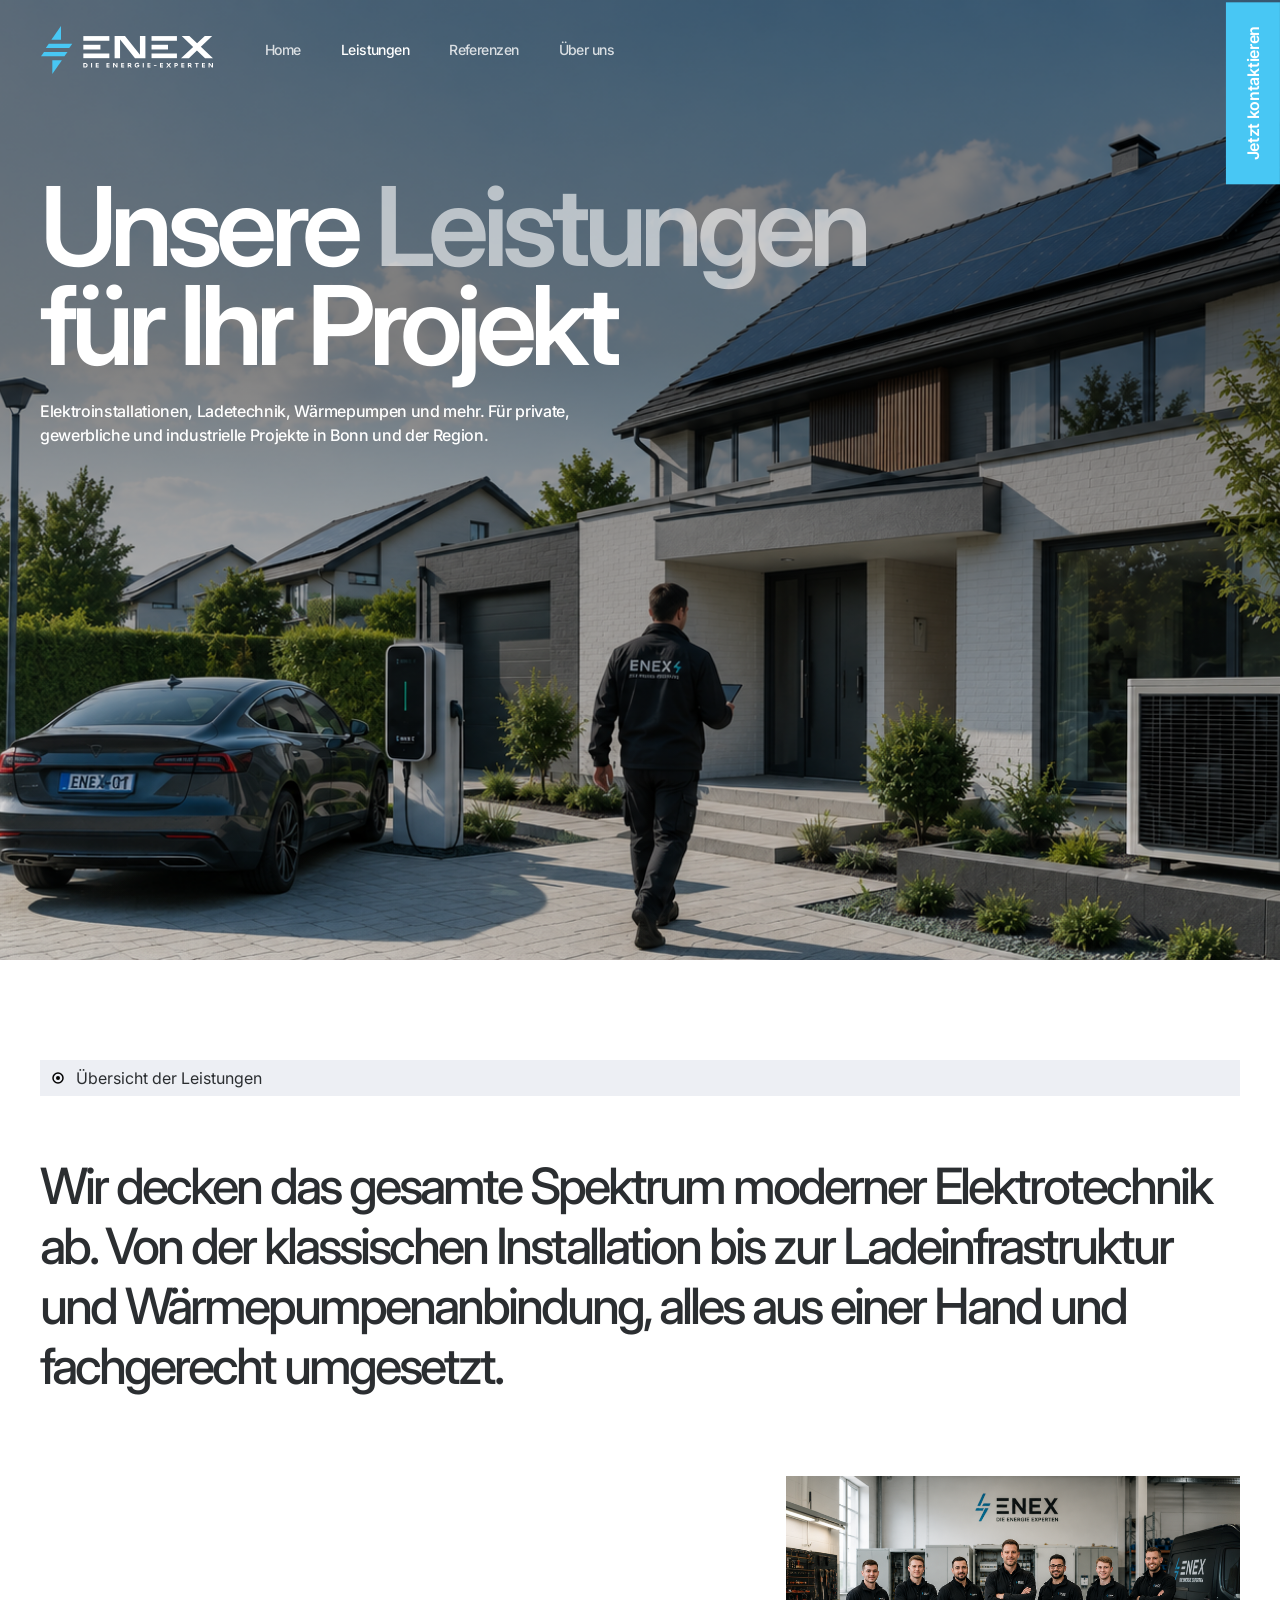
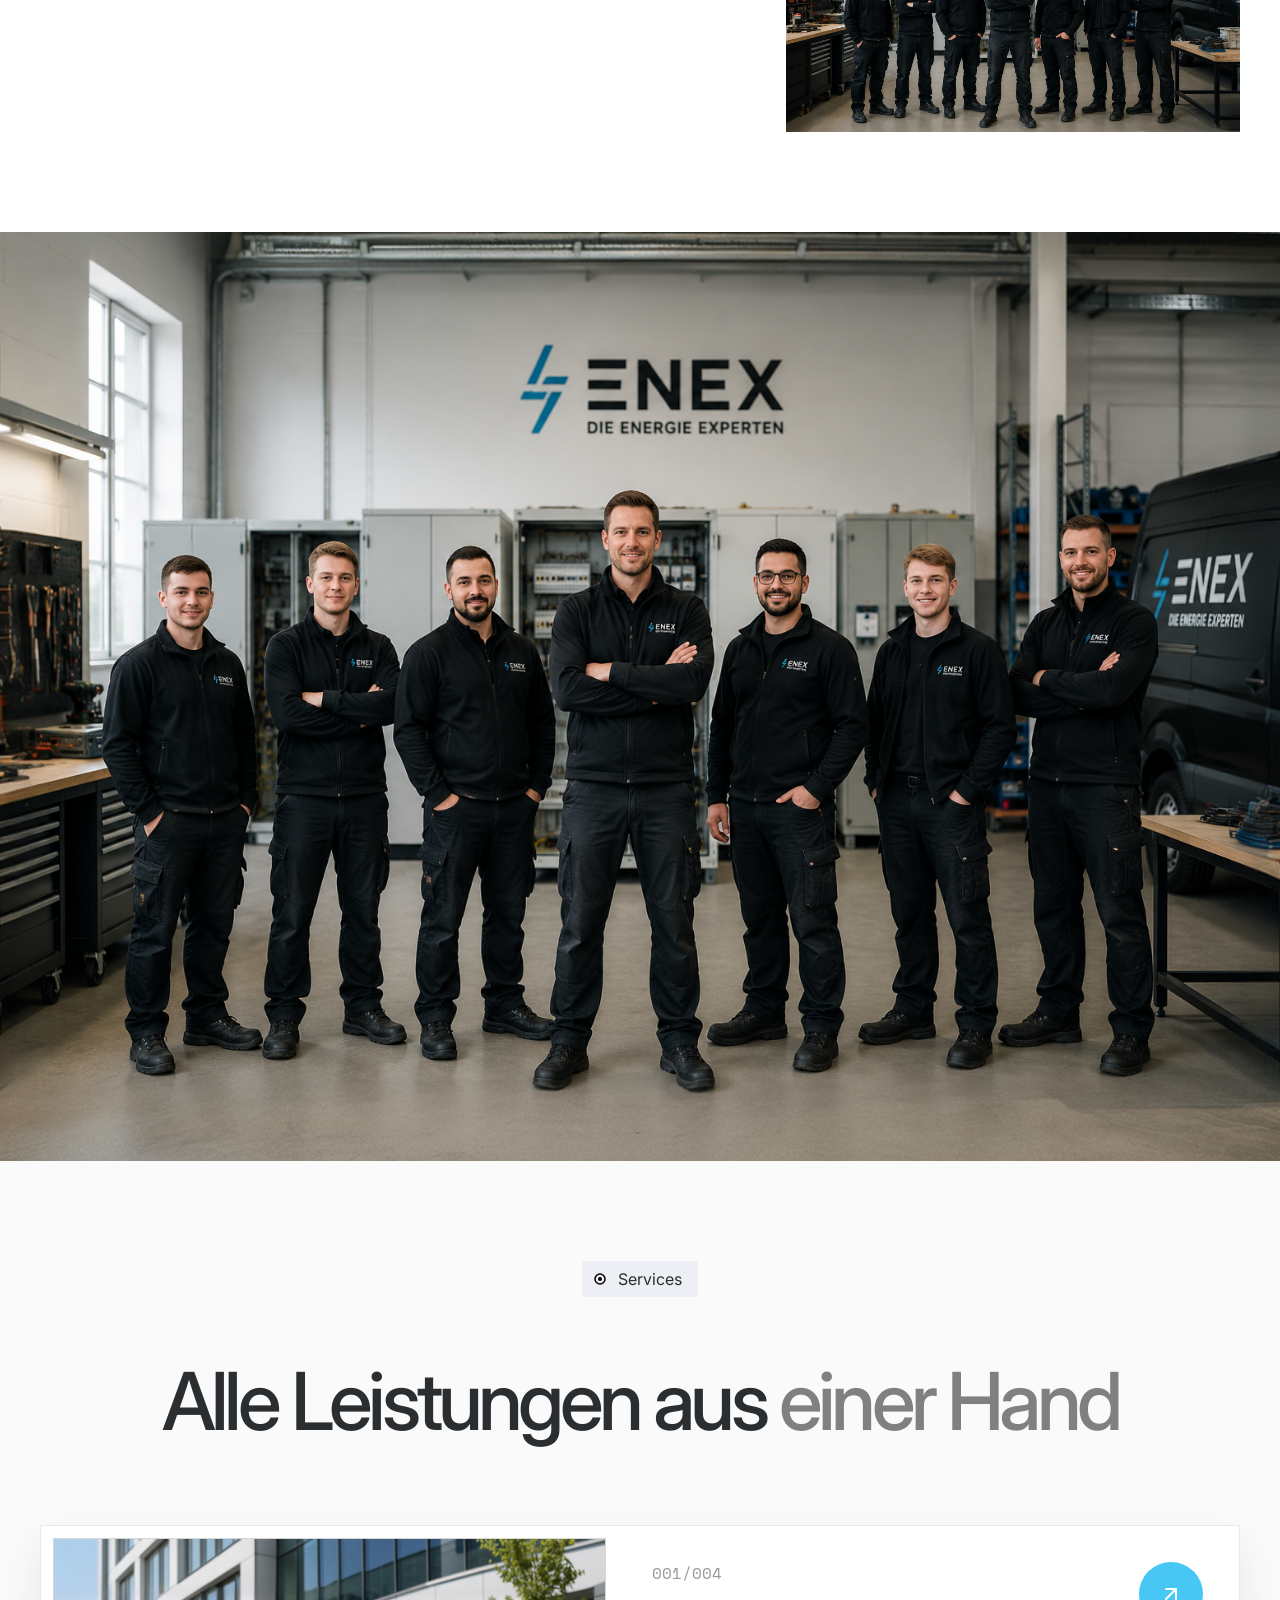
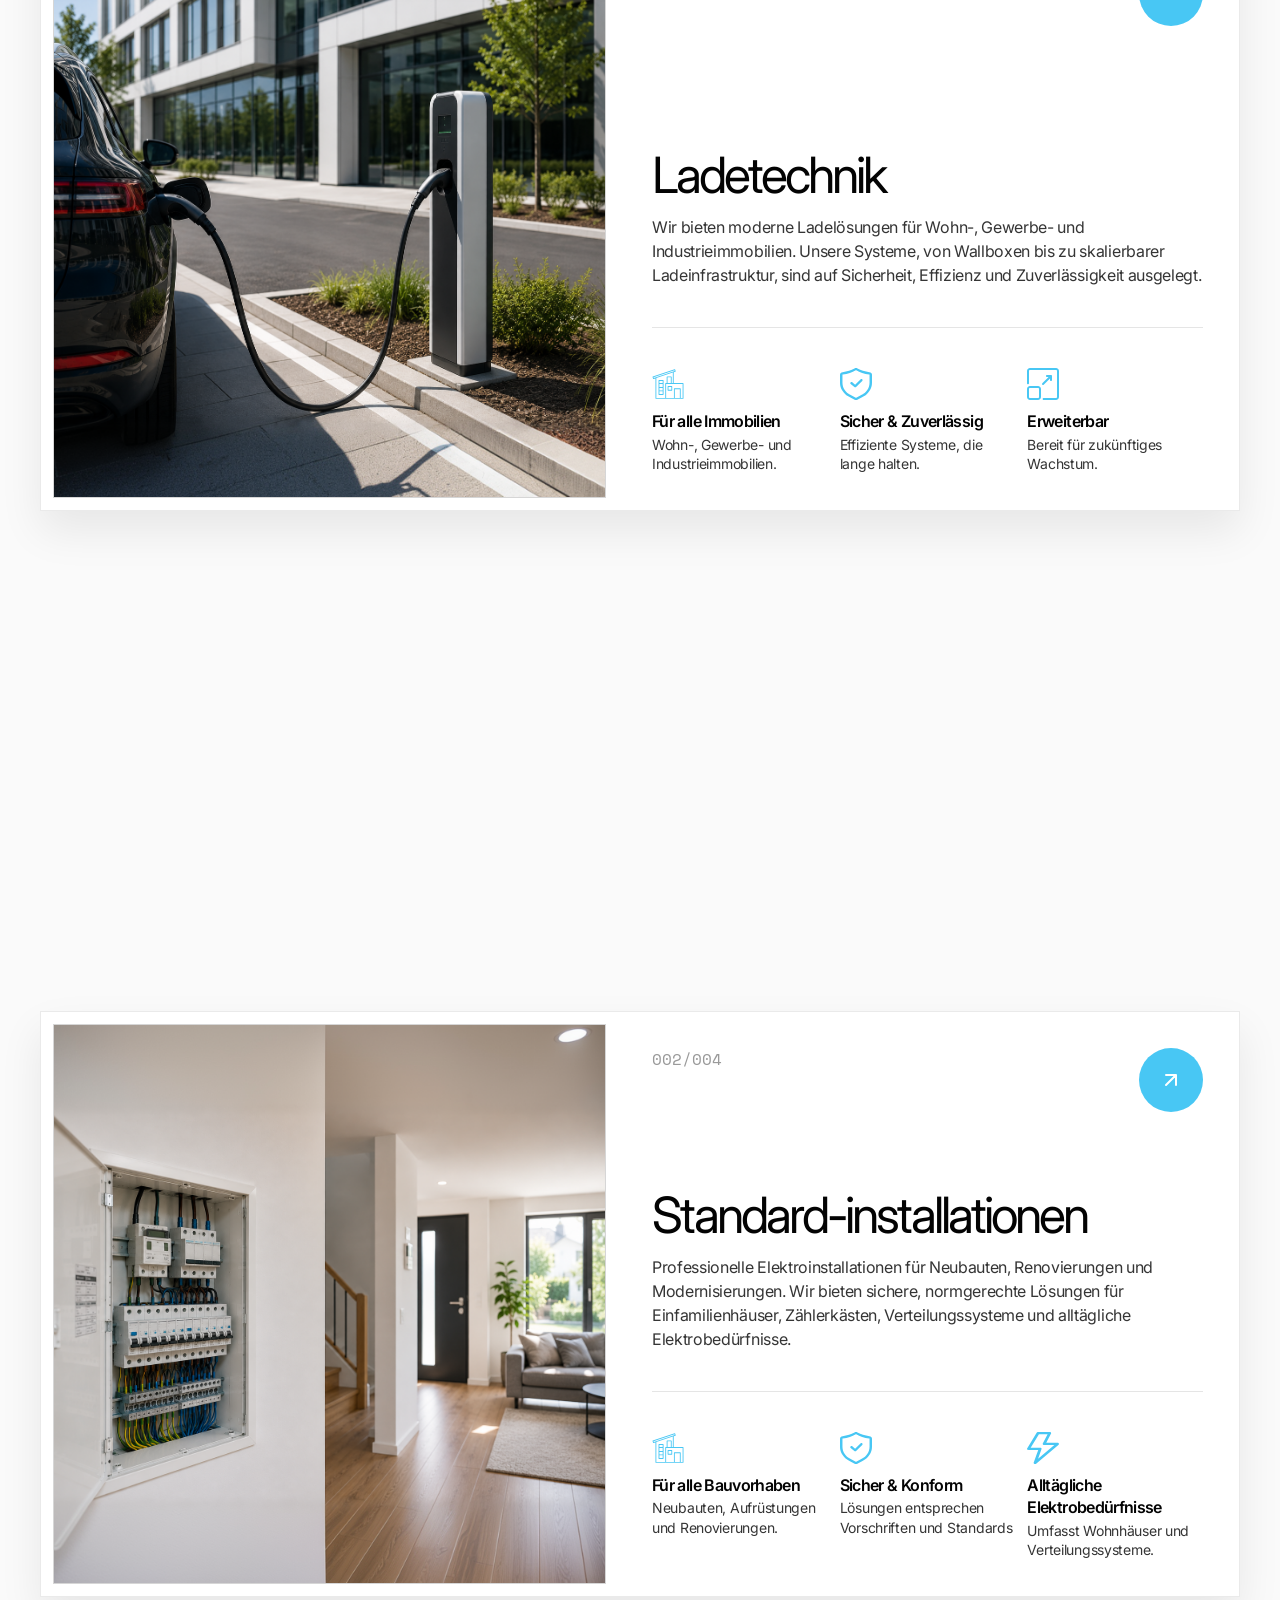
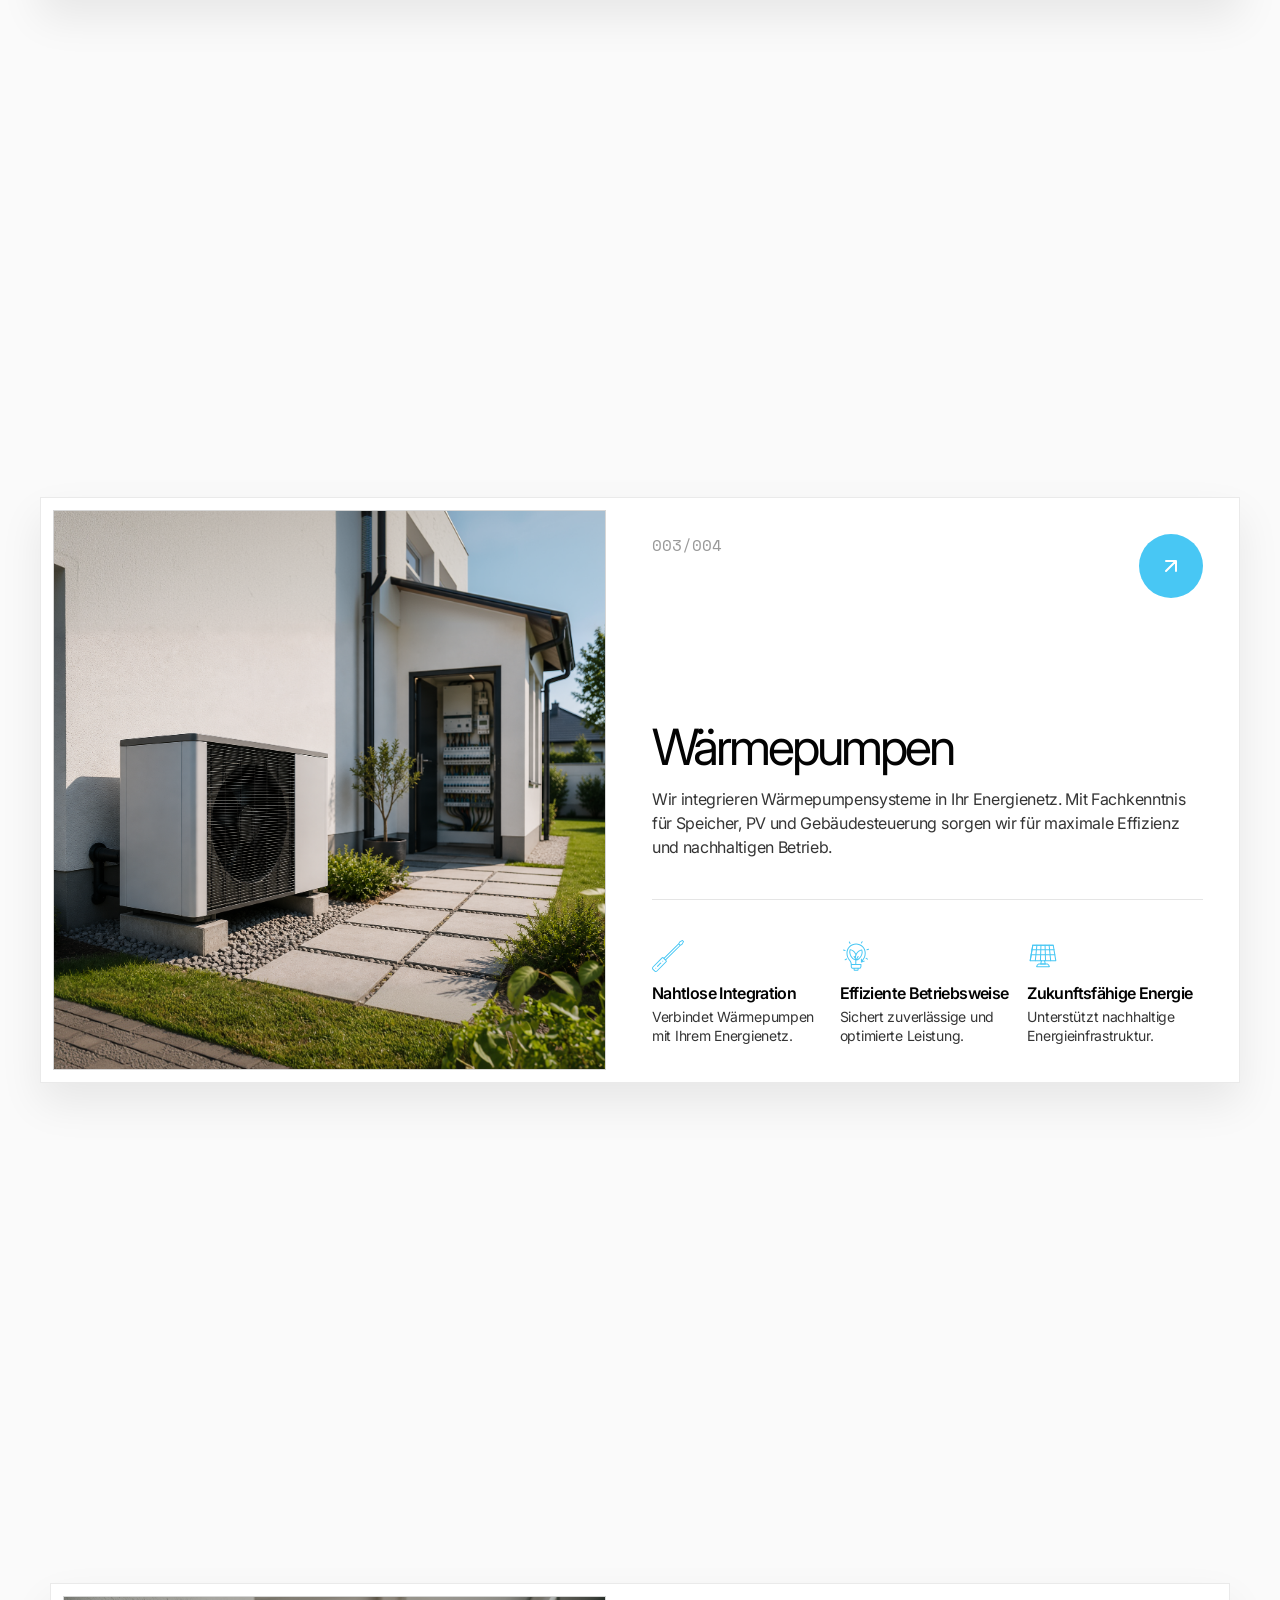
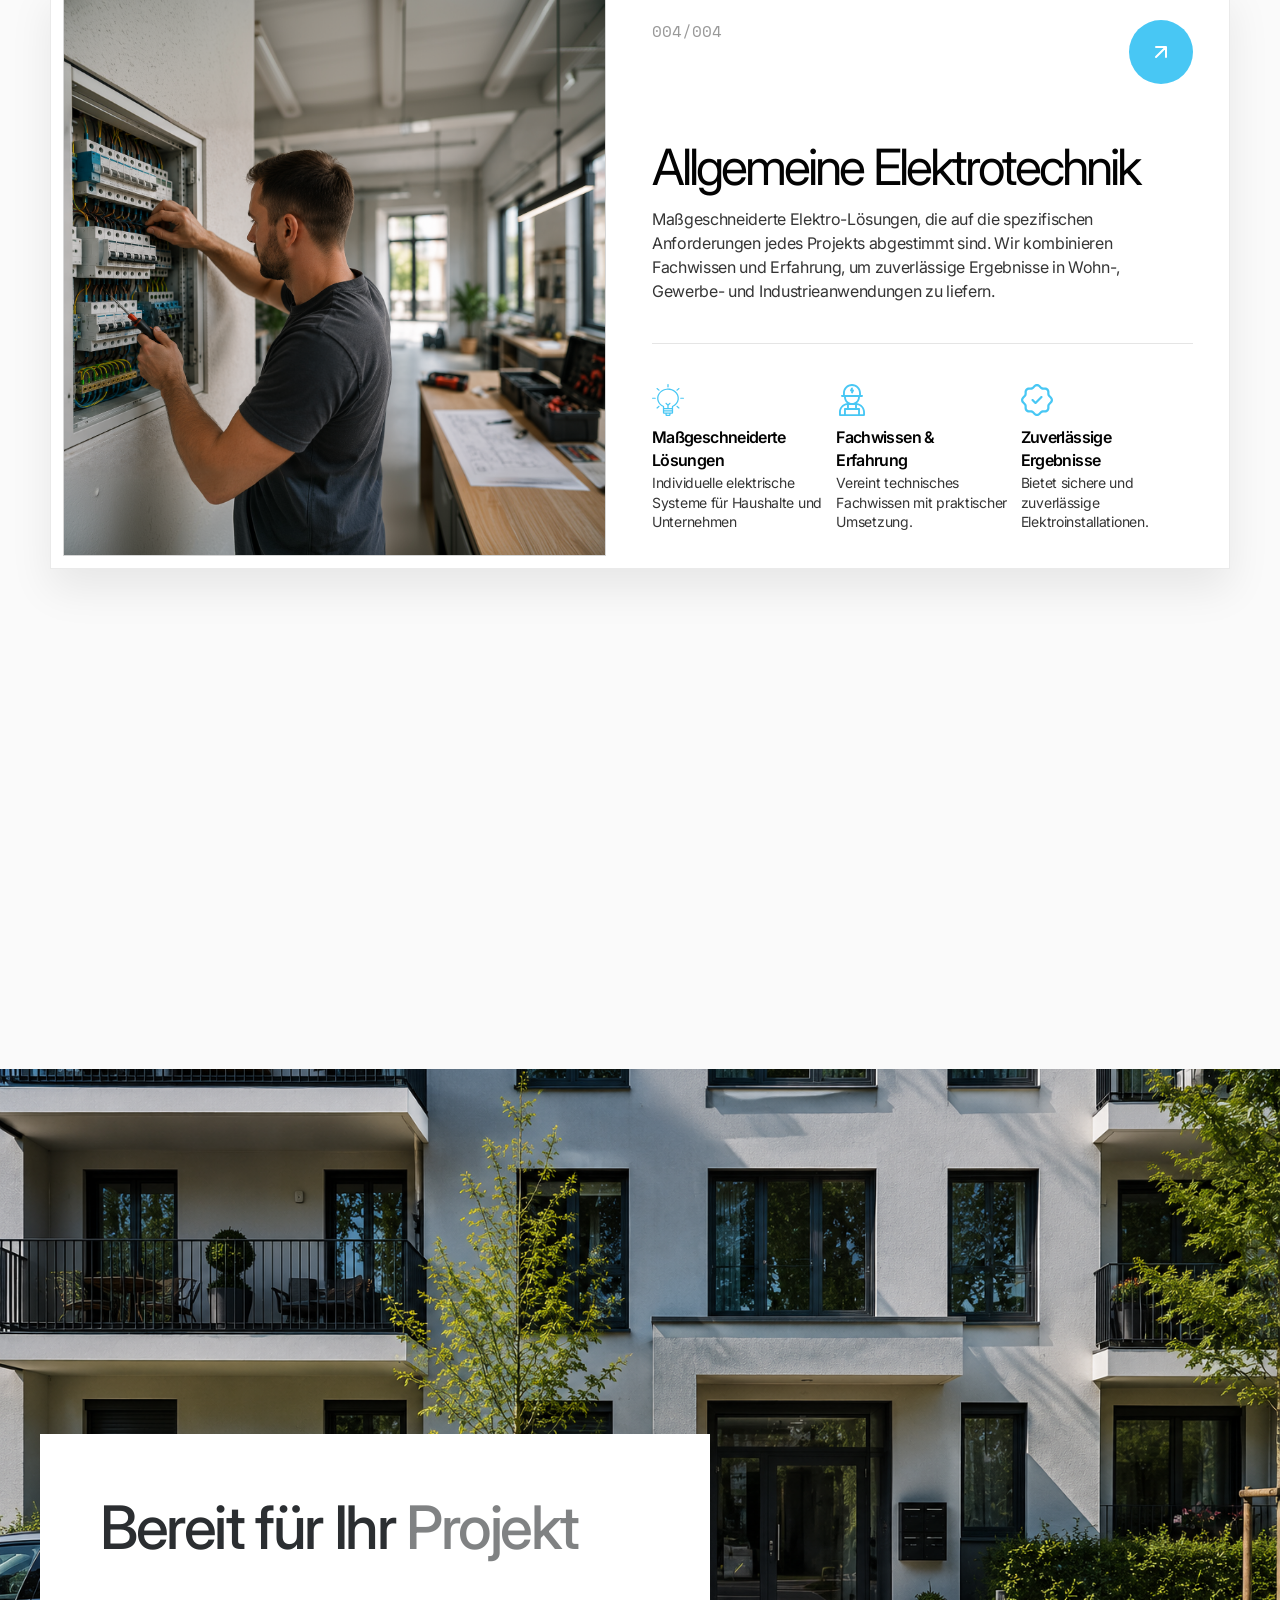
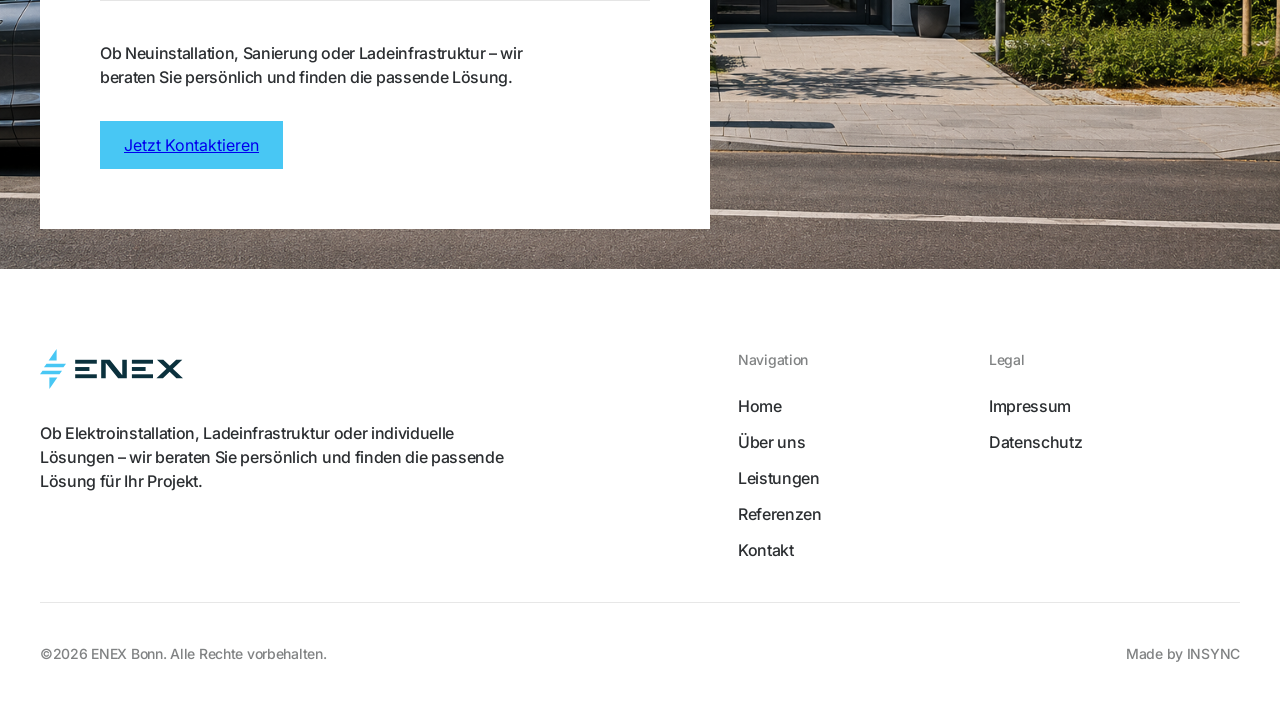
<file: leistungen.html>
<!DOCTYPE html>
<html lang="de">
<head>
  <meta charset="UTF-8">
  <meta name="viewport" content="width=device-width, initial-scale=1.0">
  <title>Leistungen - ENEX Bonn</title>
  <link rel="preconnect" href="https://fonts.googleapis.com">
  <link rel="preconnect" href="https://fonts.gstatic.com" crossorigin>
  <link href="https://fonts.googleapis.com/css2?family=DM+Sans:ital,opsz,wght@0,9..40,400;0,9..40,500;0,9..40,600;1,9..40,400&family=Inter:wght@400;500;600&family=Space+Mono&display=swap" rel="stylesheet">
  <link rel="stylesheet" href="css/styles.css">
  <style>
    /* Leistungen Page Specific Styles */

    /* Hero Section */
    .leistungen-hero {
      position: relative;
      width: 100%;
      height: 960px;
      display: flex;
      flex-direction: column;
      align-items: center;
      padding: 177px 40px 20px;
      overflow: hidden;
    }

    .leistungen-hero__bg {
      position: absolute;
      inset: 0;
      z-index: 0;
    }

    .leistungen-hero__bg img {
      width: 100%;
      height: 100%;
      object-fit: cover;
    }

    .leistungen-hero__bg::after {
      content: '';
      position: absolute;
      inset: 0;
      background: linear-gradient(to bottom, rgba(0,0,0,0.5) 36.65%, rgba(0,0,0,0) 100%);
    }

    .leistungen-hero__content {
      position: relative;
      z-index: 1;
      width: 100%;
      max-width: 900px;
      margin-right: auto;
    }

    .leistungen-hero__title {
      font-family: var(--font-inter);
      font-weight: 600;
      font-size: 110px;
      line-height: 0.9;
      letter-spacing: -6.6px;
      color: var(--white);
      margin: 0 0 24px;
    }

    .leistungen-hero__title span {
      color: var(--white-60);
    }

    .leistungen-hero__subtitle {
      font-family: var(--font-inter);
      font-weight: 500;
      font-size: 16px;
      line-height: 1.5;
      letter-spacing: -0.32px;
      color: var(--white);
      max-width: 580px;
      margin: 0;
    }

    /* Overview Section */
    .leistungen-overview {
      background: var(--white);
      padding: 100px 40px;
      overflow: hidden;
    }

    .leistungen-overview__inner {
      display: flex;
      flex-direction: column;
      gap: 80px;
      align-items: flex-end;
      position: relative;
    }

    .leistungen-overview__header {
      width: 100%;
      display: flex;
      flex-direction: column;
      gap: 60px;
    }

    .leistungen-overview__text {
      font-family: var(--font-inter);
      font-weight: 500;
      font-size: 50px;
      line-height: 1.2;
      letter-spacing: -3px;
      color: var(--text);
      margin: 0;
    }

    /* Overview Image */
    .leistungen-overview__image {
      width: 454px;
      height: 256px;
      overflow: hidden;
    }

    .leistungen-overview__image img {
      width: 100%;
      height: 100%;
      object-fit: cover;
    }

    /* Showcase Section */
    .leistungen-showcase {
      width: 100%;
      height: 929px;
      overflow: hidden;
    }

    .leistungen-showcase img {
      width: 100%;
      height: 100%;
      object-fit: cover;
    }

    /* Services Section */
    .leistungen-services {
      background: #fafafa;
      padding: 100px 40px;
      /* overflow: hidden breaks sticky - removed */
    }

    .leistungen-services__header {
      display: flex;
      flex-direction: column;
      gap: 60px;
      align-items: center;
      width: 100%;
      max-width: 1360px;
      margin: 0 auto 80px;
    }

    .leistungen-services__title {
      font-family: var(--font-inter);
      font-weight: 500;
      font-size: 80px;
      line-height: 1.1;
      letter-spacing: -4.8px;
      color: var(--text);
      text-align: center;
      margin: 0;
    }

    .leistungen-services__title span {
      color: var(--text-muted);
    }

    /* Service Cards Stack - Sticky Scroll */
    .leistungen-cards {
      position: relative;
      width: 100%;
      max-width: 1360px;
      margin: 0 auto;
      display: flex;
      flex-direction: column;
      align-items: center;
    }

    .leistungen-card {
      background: var(--white);
      border: 1px solid var(--border-dark);
      display: flex;
      gap: 22px;
      padding: 12px;
      position: sticky;
      width: 100%;
      max-width: 1360px;
      box-shadow: 0 20px 40px rgba(0,0,0,0.08);
      transform-origin: center top;
      transition: transform 0.1s ease-out, filter 0.1s ease-out;
    }

    .leistungen-card:nth-child(1) {
      top: 100px;
      z-index: 1;
    }

    .leistungen-card:nth-child(2) {
      top: 130px;
      z-index: 2;
      max-width: 1300px;
    }

    .leistungen-card:nth-child(3) {
      top: 160px;
      z-index: 3;
      max-width: 1240px;
    }

    .leistungen-card:nth-child(4) {
      top: 190px;
      z-index: 4;
      max-width: 1180px;
    }

    /* Card spacing for stack scroll */
    .leistungen-card:not(:last-child) {
      margin-bottom: 500px;
    }

    .leistungen-card:last-child {
      margin-bottom: 300px;
    }

    .leistungen-card__image {
      flex: 1;
      min-width: 0;
      height: 560px;
      background: #eee;
      border: 1px solid var(--border);
      overflow: hidden;
    }

    .leistungen-card__image img {
      width: 100%;
      height: 100%;
      object-fit: cover;
    }

    .leistungen-card__content {
      flex: 1;
      min-width: 0;
      padding: 24px;
      display: flex;
      flex-direction: column;
      justify-content: space-between;
    }

    .leistungen-card__header {
      display: flex;
      justify-content: space-between;
      align-items: flex-start;
    }

    .leistungen-card__number {
      font-family: var(--font-mono);
      font-size: 16px;
      line-height: 1.4;
      color: rgba(3,3,3,0.4);
    }

    .leistungen-card__arrow {
      width: 64px;
      height: 64px;
      background: var(--accent);
      border-radius: 50%;
      display: flex;
      align-items: center;
      justify-content: center;
      cursor: pointer;
      transition: transform 0.2s ease;
    }

    .leistungen-card__arrow:hover {
      transform: scale(1.05);
    }

    .leistungen-card__arrow svg {
      width: 24px;
      height: 24px;
    }

    .leistungen-card__body {
      display: flex;
      flex-direction: column;
      gap: 40px;
    }

    .leistungen-card__text {
      display: flex;
      flex-direction: column;
      gap: 12px;
    }

    .leistungen-card__title {
      font-family: var(--font-inter);
      font-weight: 400;
      font-size: 50px;
      line-height: 1.1;
      letter-spacing: -3px;
      color: #030303;
      margin: 0;
    }

    .leistungen-card__desc {
      font-family: var(--font-inter);
      font-weight: 400;
      font-size: 16px;
      line-height: 1.5;
      letter-spacing: -0.32px;
      color: rgba(3,3,3,0.8);
      margin: 0;
    }

    .leistungen-card__divider {
      width: 100%;
      height: 1px;
      background: var(--border);
    }

    .leistungen-card__features {
      display: flex;
      gap: 12px;
    }

    .leistungen-feature {
      flex: 1;
      display: flex;
      flex-direction: column;
      gap: 10px;
    }

    .leistungen-feature__icon {
      width: 32px;
      height: 32px;
    }

    .leistungen-feature__icon img {
      width: 100%;
      height: 100%;
    }

    .leistungen-feature__text {
      display: flex;
      flex-direction: column;
      gap: 2px;
    }

    .leistungen-feature__title {
      font-family: var(--font-inter);
      font-weight: 600;
      font-size: 16px;
      line-height: 1.4;
      letter-spacing: -0.64px;
      color: #030303;
      margin: 0;
    }

    .leistungen-feature__desc {
      font-family: var(--font-inter);
      font-weight: 400;
      font-size: 14px;
      line-height: 1.4;
      letter-spacing: -0.28px;
      color: rgba(3,3,3,0.8);
      margin: 0;
    }

    /* CTA Section */
    .leistungen-cta {
      position: relative;
      width: 100%;
      height: 800px;
      display: flex;
      flex-direction: column;
      justify-content: flex-end;
      padding: 40px;
      overflow: hidden;
    }

    .leistungen-cta__bg {
      position: absolute;
      inset: 0;
      z-index: 0;
    }

    .leistungen-cta__bg img {
      width: 100%;
      height: 100%;
      object-fit: cover;
    }

    .leistungen-cta__card {
      position: relative;
      z-index: 1;
      background: var(--white);
      padding: 60px;
      width: 670px;
      display: flex;
      flex-direction: column;
      gap: 40px;
    }

    .leistungen-cta__title {
      font-family: var(--font-inter);
      font-weight: 500;
      font-size: 60px;
      line-height: 1.1;
      letter-spacing: -2.4px;
      color: var(--text);
      margin: 0;
    }

    .leistungen-cta__title span {
      color: var(--text-muted);
    }

    .leistungen-cta__divider {
      width: 100%;
      height: 1px;
      background: var(--border);
    }

    .leistungen-cta__body {
      display: flex;
      flex-direction: column;
      gap: 32px;
    }

    .leistungen-cta__text {
      font-family: var(--font-inter);
      font-weight: 500;
      font-size: 16px;
      line-height: 1.5;
      letter-spacing: -0.32px;
      color: var(--text);
      max-width: 470px;
      margin: 0;
    }

    /* Responsive */
    @media (max-width: 1024px) {
      .leistungen-hero {
        height: auto;
        min-height: 600px;
        padding: 140px 24px 60px;
      }

      .leistungen-hero__title {
        font-size: 60px;
        letter-spacing: -3px;
      }

      .leistungen-overview {
        padding: 60px 24px;
      }

      .leistungen-overview__text {
        font-size: 32px;
        letter-spacing: -1.5px;
      }

      .leistungen-overview__image {
        width: 100%;
        height: 200px;
      }

      .leistungen-showcase {
        height: 400px;
      }

      .leistungen-services {
        padding: 60px 24px;
      }

      .leistungen-services__title {
        font-size: 40px;
        letter-spacing: -2px;
      }

      .leistungen-card {
        flex-direction: column;
        margin-left: 0 !important;
        max-width: 100% !important;
        margin-bottom: 24px !important;
        position: relative !important;
        top: auto !important;
      }

      .leistungen-card__image {
        height: 300px;
      }

      .leistungen-card__title {
        font-size: 32px;
        letter-spacing: -1.5px;
      }

      .leistungen-card__features {
        flex-direction: column;
        gap: 24px;
      }

      .leistungen-cta {
        height: auto;
        min-height: 500px;
      }

      .leistungen-cta__card {
        width: 100%;
        padding: 32px;
      }

      .leistungen-cta__title {
        font-size: 36px;
        letter-spacing: -1.5px;
      }
    }

    @media (max-width: 767px) {
      .leistungen-hero__title {
        font-size: 40px;
        letter-spacing: -2px;
      }

      .leistungen-hero__subtitle {
        font-size: 14px;
      }

      .leistungen-overview__image {
        width: 100%;
        height: 180px;
      }

      .leistungen-showcase {
        height: 300px;
      }

      .leistungen-overview__text {
        font-size: 24px;
        letter-spacing: -1px;
      }

      .leistungen-services__title {
        font-size: 28px;
        letter-spacing: -1px;
      }

      .leistungen-card__title {
        font-size: 24px;
        letter-spacing: -1px;
      }

      .leistungen-cta__title {
        font-size: 28px;
        letter-spacing: -1px;
      }
    }
  </style>
</head>
<body>
  <!-- Floating Contact Button -->
  <a href="kontakt.html" class="floating-contact">
    <div class="floating-contact__inner">
      <span>Jetzt kontaktieren</span>
    </div>
  </a>

  <!-- Main Navigation -->
  <nav class="site-nav" role="navigation" aria-label="Main navigation">
    <a href="index.html" class="site-nav__logo">
      <img src="figma-data/images/enex-logo-slogan.svg" alt="ENEX Bonn" class="site-nav__logo-desktop">
      <img src="figma-data/images-mobile/enex-logo-slogan-mobile.svg" alt="ENEX Bonn" class="site-nav__logo-mobile">
    </a>
    <div class="site-nav__menu">
      <a href="index.html">Home</a>
      <a href="leistungen.html" style="color: var(--white);">Leistungen</a>
      <a href="referenzen.html">Referenzen</a>
      <a href="uber-uns.html">Über uns</a>
    </div>
    <button class="site-nav__toggle" aria-expanded="false" aria-label="Menü öffnen">
      <svg width="24" height="24" viewBox="0 0 24 24" fill="none">
        <line x1="3" y1="6" x2="21" y2="6" stroke="white" stroke-width="2" stroke-linecap="round"/>
        <line x1="3" y1="12" x2="21" y2="12" stroke="white" stroke-width="2" stroke-linecap="round"/>
        <line x1="3" y1="18" x2="21" y2="18" stroke="white" stroke-width="2" stroke-linecap="round"/>
      </svg>
    </button>
  </nav>

  <!-- Mobile Menu Drawer -->
  <div class="mobile-menu" aria-hidden="true">
    <div class="mobile-menu__overlay"></div>
    <div class="mobile-menu__drawer">
      <button class="mobile-menu__close" aria-label="Menü schließen">
        <svg width="24" height="24" viewBox="0 0 24 24" fill="none">
          <line x1="6" y1="6" x2="18" y2="18" stroke="#2b2e31" stroke-width="2" stroke-linecap="round"/>
          <line x1="18" y1="6" x2="6" y2="18" stroke="#2b2e31" stroke-width="2" stroke-linecap="round"/>
        </svg>
      </button>
      <nav class="mobile-menu__nav">
        <a href="index.html">Home</a>
        <a href="leistungen.html">Leistungen</a>
        <a href="referenzen.html">Referenzen</a>
        <a href="uber-uns.html">Über uns</a>
      </nav>
      <a href="kontakt.html" class="mobile-menu__contact">Jetzt Kontaktieren</a>
    </div>
  </div>

  <main>
    <!-- Hero Section -->
    <section class="leistungen-hero" data-od-id="leistungen-hero">
      <div class="leistungen-hero__bg">
        <img src="figma-data/images-leistungen/hero.png" alt="ENEX Leistungen">
      </div>
      <div class="leistungen-hero__content">
        <h1 class="leistungen-hero__title">
          Unsere <span>Leistungen </span>für Ihr Projekt
        </h1>
        <p class="leistungen-hero__subtitle">
          Elektroinstallationen, Ladetechnik, Wärmepumpen und mehr. Für private, gewerbliche und industrielle Projekte in Bonn und der Region.
        </p>
      </div>
    </section>

    <!-- Overview Section -->
    <section class="leistungen-overview" data-od-id="leistungen-overview">
      <div class="leistungen-overview__inner">
        <div class="leistungen-overview__header">
          <div class="tag">
            <svg width="12" height="12" viewBox="0 0 12 12" fill="none">
              <circle cx="6" cy="6" r="5" stroke="#030303" stroke-width="1.5"/>
              <circle cx="6" cy="6" r="2" fill="#030303"/>
            </svg>
            <span>Übersicht der Leistungen</span>
          </div>
          <p class="leistungen-overview__text">
            Wir decken das gesamte Spektrum moderner Elektrotechnik ab. Von der klassischen Installation bis zur Ladeinfrastruktur und Wärmepumpenanbindung, alles aus einer Hand und fachgerecht umgesetzt.
          </p>
        </div>
        <!-- Small image -->
        <div class="leistungen-overview__image">
          <img src="figma-data/images-leistungen/showcase.png" alt="ENEX Projekte">
        </div>
      </div>
    </section>

    <!-- Full-width Showcase -->
    <section class="leistungen-showcase" data-od-id="leistungen-showcase">
      <img src="figma-data/images-leistungen/showcase.png" alt="ENEX Projekte">
    </section>

    <!-- Services Section -->
    <section class="leistungen-services" data-od-id="leistungen-services">
      <div class="leistungen-services__header">
        <div class="tag">
          <svg width="12" height="12" viewBox="0 0 12 12" fill="none">
            <circle cx="6" cy="6" r="5" stroke="#030303" stroke-width="1.5"/>
            <circle cx="6" cy="6" r="2" fill="#030303"/>
          </svg>
          <span>Services</span>
        </div>
        <h2 class="leistungen-services__title">
          Alle Leistungen aus <span>einer Hand</span>
        </h2>
      </div>

      <!-- Service Cards Stack -->
      <div class="leistungen-cards">
          <!-- Card 1: Ladetechnik -->
          <div class="leistungen-card" data-od-id="service-ladetechnik">
            <div class="leistungen-card__image">
              <img src="figma-data/images-leistungen/service-4.png" alt="Ladetechnik">
            </div>
            <div class="leistungen-card__content">
              <div class="leistungen-card__header">
                <span class="leistungen-card__number">001/004</span>
                <div class="leistungen-card__arrow">
                  <svg width="24" height="24" viewBox="0 0 24 24" fill="none">
                    <path d="M7 17L17 7M17 7H7M17 7V17" stroke="white" stroke-width="2" stroke-linecap="round" stroke-linejoin="round"/>
                  </svg>
                </div>
              </div>
              <div class="leistungen-card__body">
                <div class="leistungen-card__text">
                  <h3 class="leistungen-card__title">Ladetechnik</h3>
                  <p class="leistungen-card__desc">
                    Wir bieten moderne Ladelösungen für Wohn-, Gewerbe- und Industrieimmobilien. Unsere Systeme, von Wallboxen bis zu skalierbarer Ladeinfrastruktur, sind auf Sicherheit, Effizienz und Zuverlässigkeit ausgelegt.
                  </p>
                </div>
                <div class="leistungen-card__divider"></div>
                <div class="leistungen-card__features">
                  <div class="leistungen-feature">
                    <div class="leistungen-feature__icon">
                      <img src="figma-data/images-leistungen/fi-12327004.svg" alt="">
                    </div>
                    <div class="leistungen-feature__text">
                      <p class="leistungen-feature__title">Für alle Immobilien</p>
                      <p class="leistungen-feature__desc">Wohn-, Gewerbe- und Industrieimmobilien.</p>
                    </div>
                  </div>
                  <div class="leistungen-feature">
                    <div class="leistungen-feature__icon">
                      <img src="figma-data/images-leistungen/layer4.svg" alt="">
                    </div>
                    <div class="leistungen-feature__text">
                      <p class="leistungen-feature__title">Sicher & Zuverlässig</p>
                      <p class="leistungen-feature__desc">Effiziente Systeme, die lange halten.</p>
                    </div>
                  </div>
                  <div class="leistungen-feature">
                    <div class="leistungen-feature__icon">
                      <img src="figma-data/images-leistungen/group2.svg" alt="">
                    </div>
                    <div class="leistungen-feature__text">
                      <p class="leistungen-feature__title">Erweiterbar</p>
                      <p class="leistungen-feature__desc">Bereit für zukünftiges Wachstum.</p>
                    </div>
                  </div>
                </div>
              </div>
            </div>
          </div>

          <!-- Card 2: Standard-installationen -->
          <div class="leistungen-card" data-od-id="service-installationen">
            <div class="leistungen-card__image">
              <img src="figma-data/images-leistungen/service-3.png" alt="Standard-installationen">
            </div>
            <div class="leistungen-card__content">
              <div class="leistungen-card__header">
                <span class="leistungen-card__number">002/004</span>
                <div class="leistungen-card__arrow">
                  <svg width="24" height="24" viewBox="0 0 24 24" fill="none">
                    <path d="M7 17L17 7M17 7H7M17 7V17" stroke="white" stroke-width="2" stroke-linecap="round" stroke-linejoin="round"/>
                  </svg>
                </div>
              </div>
              <div class="leistungen-card__body">
                <div class="leistungen-card__text">
                  <h3 class="leistungen-card__title">Standard-installationen</h3>
                  <p class="leistungen-card__desc">
                    Professionelle Elektroinstallationen für Neubauten, Renovierungen und Modernisierungen. Wir bieten sichere, normgerechte Lösungen für Einfamilienhäuser, Zählerkästen, Verteilungssysteme und alltägliche Elektrobedürfnisse.
                  </p>
                </div>
                <div class="leistungen-card__divider"></div>
                <div class="leistungen-card__features">
                  <div class="leistungen-feature">
                    <div class="leistungen-feature__icon">
                      <img src="figma-data/images-leistungen/fi-12327003.svg" alt="">
                    </div>
                    <div class="leistungen-feature__text">
                      <p class="leistungen-feature__title">Für alle Bauvorhaben</p>
                      <p class="leistungen-feature__desc">Neubauten, Aufrüstungen und Renovierungen.</p>
                    </div>
                  </div>
                  <div class="leistungen-feature">
                    <div class="leistungen-feature__icon">
                      <img src="figma-data/images-leistungen/layer3.svg" alt="">
                    </div>
                    <div class="leistungen-feature__text">
                      <p class="leistungen-feature__title">Sicher & Konform</p>
                      <p class="leistungen-feature__desc">Lösungen entsprechen Vorschriften und Standards</p>
                    </div>
                  </div>
                  <div class="leistungen-feature">
                    <div class="leistungen-feature__icon">
                      <img src="figma-data/images-leistungen/layer10.svg" alt="">
                    </div>
                    <div class="leistungen-feature__text">
                      <p class="leistungen-feature__title">Alltägliche Elektrobedürfnisse</p>
                      <p class="leistungen-feature__desc">Umfasst Wohnhäuser und Verteilungssysteme.</p>
                    </div>
                  </div>
                </div>
              </div>
            </div>
          </div>

          <!-- Card 3: Wärmepumpen -->
          <div class="leistungen-card" data-od-id="service-waermepumpen">
            <div class="leistungen-card__image">
              <img src="figma-data/images-leistungen/service-2.png" alt="Wärmepumpen">
            </div>
            <div class="leistungen-card__content">
              <div class="leistungen-card__header">
                <span class="leistungen-card__number">003/004</span>
                <div class="leistungen-card__arrow">
                  <svg width="24" height="24" viewBox="0 0 24 24" fill="none">
                    <path d="M7 17L17 7M17 7H7M17 7V17" stroke="white" stroke-width="2" stroke-linecap="round" stroke-linejoin="round"/>
                  </svg>
                </div>
              </div>
              <div class="leistungen-card__body">
                <div class="leistungen-card__text">
                  <h3 class="leistungen-card__title">Wärmepumpen</h3>
                  <p class="leistungen-card__desc">
                    Wir integrieren Wärmepumpensysteme in Ihr Energienetz. Mit Fachkenntnis für Speicher, PV und Gebäudesteuerung sorgen wir für maximale Effizienz und nachhaltigen Betrieb.
                  </p>
                </div>
                <div class="leistungen-card__divider"></div>
                <div class="leistungen-card__features">
                  <div class="leistungen-feature">
                    <div class="leistungen-feature__icon">
                      <img src="figma-data/images-leistungen/group.svg" alt="">
                    </div>
                    <div class="leistungen-feature__text">
                      <p class="leistungen-feature__title">Nahtlose Integration</p>
                      <p class="leistungen-feature__desc">Verbindet Wärmepumpen mit Ihrem Energienetz.</p>
                    </div>
                  </div>
                  <div class="leistungen-feature">
                    <div class="leistungen-feature__icon">
                      <img src="figma-data/images-leistungen/fi-12638125.svg" alt="">
                    </div>
                    <div class="leistungen-feature__text">
                      <p class="leistungen-feature__title">Effiziente Betriebsweise</p>
                      <p class="leistungen-feature__desc">Sichert zuverlässige und optimierte Leistung.</p>
                    </div>
                  </div>
                  <div class="leistungen-feature">
                    <div class="leistungen-feature__icon">
                      <img src="figma-data/images-leistungen/fi-10351056.svg" alt="">
                    </div>
                    <div class="leistungen-feature__text">
                      <p class="leistungen-feature__title">Zukunftsfähige Energie</p>
                      <p class="leistungen-feature__desc">Unterstützt nachhaltige Energieinfrastruktur.</p>
                    </div>
                  </div>
                </div>
              </div>
            </div>
          </div>

          <!-- Card 4: Allgemeine Elektrotechnik -->
          <div class="leistungen-card" data-od-id="service-elektrotechnik">
            <div class="leistungen-card__image">
              <img src="figma-data/images-leistungen/service-1.png" alt="Allgemeine Elektrotechnik">
            </div>
            <div class="leistungen-card__content">
              <div class="leistungen-card__header">
                <span class="leistungen-card__number">004/004</span>
                <div class="leistungen-card__arrow">
                  <svg width="24" height="24" viewBox="0 0 24 24" fill="none">
                    <path d="M7 17L17 7M17 7H7M17 7V17" stroke="white" stroke-width="2" stroke-linecap="round" stroke-linejoin="round"/>
                  </svg>
                </div>
              </div>
              <div class="leistungen-card__body">
                <div class="leistungen-card__text">
                  <h3 class="leistungen-card__title">Allgemeine Elektrotechnik</h3>
                  <p class="leistungen-card__desc">
                    Maßgeschneiderte Elektro-Lösungen, die auf die spezifischen Anforderungen jedes Projekts abgestimmt sind. Wir kombinieren Fachwissen und Erfahrung, um zuverlässige Ergebnisse in Wohn-, Gewerbe- und Industrieanwendungen zu liefern.
                  </p>
                </div>
                <div class="leistungen-card__divider"></div>
                <div class="leistungen-card__features">
                  <div class="leistungen-feature">
                    <div class="leistungen-feature__icon">
                      <img src="figma-data/images-leistungen/idea.svg" alt="">
                    </div>
                    <div class="leistungen-feature__text">
                      <p class="leistungen-feature__title">Maßgeschneiderte Lösungen</p>
                      <p class="leistungen-feature__desc">Individuelle elektrische Systeme für Haushalte und Unternehmen</p>
                    </div>
                  </div>
                  <div class="leistungen-feature">
                    <div class="leistungen-feature__icon">
                      <img src="figma-data/images-leistungen/fi-1688843.svg" alt="">
                    </div>
                    <div class="leistungen-feature__text">
                      <p class="leistungen-feature__title">Fachwissen & Erfahrung</p>
                      <p class="leistungen-feature__desc">Vereint technisches Fachwissen mit praktischer Umsetzung.</p>
                    </div>
                  </div>
                  <div class="leistungen-feature">
                    <div class="leistungen-feature__icon">
                      <img src="figma-data/images-leistungen/layer2.svg" alt="">
                    </div>
                    <div class="leistungen-feature__text">
                      <p class="leistungen-feature__title">Zuverlässige Ergebnisse</p>
                      <p class="leistungen-feature__desc">Bietet sichere und zuverlässige Elektroinstallationen.</p>
                    </div>
                  </div>
                </div>
              </div>
            </div>
          </div>
        </div>
        <!-- Spacer for last card scroll -->
        <div style="height: 100px;"></div>
    </section>

    <!-- CTA Section -->
    <section class="leistungen-cta" data-od-id="leistungen-cta">
      <div class="leistungen-cta__bg">
        <img src="figma-data/images-leistungen/cta.png" alt="ENEX Projekt">
      </div>
      <div class="leistungen-cta__card">
        <h2 class="leistungen-cta__title">
          Bereit für Ihr <span>Projekt </span>
        </h2>
        <div class="leistungen-cta__divider"></div>
        <div class="leistungen-cta__body">
          <p class="leistungen-cta__text">
            Ob Neuinstallation, Sanierung oder Ladeinfrastruktur – wir beraten Sie persönlich und finden die passende Lösung.
          </p>
          <a href="kontakt.html" class="btn-primary">Jetzt Kontaktieren</a>
        </div>
      </div>
    </section>
  </main>

  <!-- Footer -->
  <footer class="footer" data-od-id="footer">
    <div class="footer__top">
      <div class="footer__brand">
        <a href="index.html" class="footer__logo">
          <img src="figma-data/images/enex-logo.svg" alt="ENEX">
        </a>
        <p class="footer__desc">Ob Elektroinstallation, Ladeinfrastruktur oder individuelle Lösungen – wir beraten Sie persönlich und finden die passende Lösung für Ihr Projekt.</p>
      </div>
      <div class="footer__links">
        <div class="footer__column">
          <p class="footer__column-title">Navigation</p>
          <div class="footer__column-links">
            <a href="index.html">Home</a>
            <a href="uber-uns.html">Über uns</a>
            <a href="leistungen.html">Leistungen</a>
            <a href="referenzen.html">Referenzen</a>
            <a href="kontakt.html">Kontakt</a>
          </div>
        </div>
        <div class="footer__column">
          <p class="footer__column-title">Legal</p>
          <div class="footer__column-links">
            <a href="impressum.html">Impressum</a>
            <a href="#">Datenschutz</a>
          </div>
        </div>
      </div>
    </div>
    <div class="footer__divider">
      <img src="figma-data/images/line5.svg" alt="">
    </div>
    <div class="footer__bottom">
      <p class="footer__copyright">©2026 ENEX Bonn. Alle Rechte vorbehalten.</p>
      <p class="footer__credit">Made by INSYNC</p>
    </div>
  </footer>

  <script src="js/main.js"></script>
  <script>
    // Card Stack Animation
    (function() {
      const cards = document.querySelectorAll('.leistungen-card');
      if (!cards.length) return;

      const stackTops = [100, 130, 160, 190];

      function updateCards() {
        // Disable on tablet/mobile
        if (window.innerWidth <= 1024) {
          cards.forEach(card => {
            card.style.transform = '';
            card.style.filter = '';
          });
          return;
        }

        cards.forEach((card, index) => {
          const rect = card.getBoundingClientRect();
          const stackTop = stackTops[index];
          const distanceFromTop = rect.top - stackTop;

          if (distanceFromTop <= 0) {
            // Card is stuck - apply scale based on how many cards are stacked above
            const cardsAbove = Array.from(cards).slice(index + 1).filter(c => {
              return c.getBoundingClientRect().top <= stackTops[Array.from(cards).indexOf(c)] + 10;
            }).length;

            const scale = 1 - (cardsAbove * 0.02);
            const brightness = 1 - (cardsAbove * 0.05);

            card.style.transform = `scale(${scale})`;
            card.style.filter = `brightness(${brightness})`;
          } else {
            card.style.transform = 'scale(1)';
            card.style.filter = 'brightness(1)';
          }
        });
      }

      window.addEventListener('scroll', updateCards, { passive: true });
      window.addEventListener('resize', updateCards, { passive: true });
      updateCards();
    })();
  </script>
</body>
</html>
</file>
<file: css/styles.css>
/* ==========================================================================
   ENEX Bonn - Main Stylesheet
   ========================================================================== */

/* --------------------------------------------------------------------------
   Reset & Base
   -------------------------------------------------------------------------- */
*, *::before, *::after {
  margin: 0;
  padding: 0;
  box-sizing: border-box;
}

:root {
  --accent: #48c7f4;
  --dark: #030303;
  --text: #2b2e31;
  --text-muted: rgba(43, 46, 49, 0.6);
  --white: #ffffff;
  --white-80: rgba(255, 255, 255, 0.8);
  --white-60: rgba(255, 255, 255, 0.6);
  --tag-bg: #edeff4;
  --border: rgba(0, 0, 0, 0.1);
  --border-dark: rgba(48, 48, 48, 0.1);
  --font-inter: 'Inter', -apple-system, BlinkMacSystemFont, sans-serif;
  --font-dm: 'DM Sans', sans-serif;
  --font-mono: 'Space Mono', monospace;
}

body {
  font-family: var(--font-inter);
  background: var(--white);
  color: var(--text);
  width: 100%;
  max-width: 1920px;
  margin: 0 auto;
}

img {
  display: block;
  max-width: 100%;
}

/* --------------------------------------------------------------------------
   Heading Animation Support (Solid Shape Reveal)
   -------------------------------------------------------------------------- */
.heading-line {
  display: block;
}

.heading-line-wrapper {
  position: relative;
  display: block;
  overflow: hidden;
}

.heading-reveal-bar {
  will-change: transform;
}

/* --------------------------------------------------------------------------
   Floating Navbar (Component)
   -------------------------------------------------------------------------- */
.site-nav {
  position: fixed;
  top: 25px;
  left: 40px;
  display: inline-flex;
  align-items: center;
  gap: 52px;
  padding: 0;
  z-index: 100;
  background: transparent;
  backdrop-filter: none;
  -webkit-backdrop-filter: none;
  border: 1px solid transparent;
  border-radius: 0;
  transition:
    top 0.4s cubic-bezier(0.4, 0, 0.2, 1),
    left 0.4s cubic-bezier(0.4, 0, 0.2, 1),
    gap 0.4s cubic-bezier(0.4, 0, 0.2, 1),
    padding 0.4s cubic-bezier(0.4, 0, 0.2, 1),
    background 0.4s cubic-bezier(0.4, 0, 0.2, 1),
    backdrop-filter 0.4s cubic-bezier(0.4, 0, 0.2, 1),
    border-radius 0.4s cubic-bezier(0.4, 0, 0.2, 1),
    border-color 0.4s cubic-bezier(0.4, 0, 0.2, 1),
    box-shadow 0.4s cubic-bezier(0.4, 0, 0.2, 1);
}

.site-nav.is-scrolled {
  top: 16px;
  left: 40px;
  gap: 40px;
  padding: 12px 24px;
  background: rgba(3, 3, 3, 0.75);
  backdrop-filter: blur(24px);
  -webkit-backdrop-filter: blur(24px);
  border-color: rgba(255, 255, 255, 0.12);
  border-radius: 12px;
  box-shadow: 0 4px 24px rgba(0, 0, 0, 0.25);
}

.site-nav__logo {
  width: 172px;
  height: 48px;
  flex-shrink: 0;
}

.site-nav__logo img {
  width: 100%;
  height: 100%;
}

.site-nav__menu {
  display: flex;
  align-items: center;
  gap: 40px;
}

.site-nav__menu a {
  font-family: var(--font-inter);
  font-weight: 500;
  font-size: 14px;
  line-height: 1.4;
  color: var(--white-80);
  text-decoration: none;
  letter-spacing: -0.56px;
  white-space: nowrap;
  transition: color 0.2s ease;
}

.site-nav__menu a:hover {
  color: var(--white);
}

/* Mobile menu toggle button */
.site-nav__toggle {
  display: none;
  background: none;
  border: none;
  cursor: pointer;
  padding: 0;
  width: 24px;
  height: 24px;
  margin-left: auto;
}

/* Mobile logo visibility */
.site-nav__logo-mobile {
  display: none;
}

/* Mobile menu drawer */
.mobile-menu {
  display: none;
  position: fixed;
  inset: 0;
  z-index: 200;
}

.mobile-menu.is-open {
  display: flex;
}

.mobile-menu__overlay {
  position: absolute;
  inset: 0;
  background: rgba(0, 0, 0, 0.5);
}

.mobile-menu__drawer {
  position: absolute;
  right: 0;
  top: 0;
  bottom: 0;
  width: 280px;
  background: var(--white);
  padding: 24px;
  display: flex;
  flex-direction: column;
  gap: 32px;
  transform: translateX(100%);
  transition: transform 300ms ease-out;
}

.mobile-menu.is-open .mobile-menu__drawer {
  transform: translateX(0);
}

.mobile-menu__close {
  background: none;
  border: none;
  cursor: pointer;
  padding: 0;
  width: 24px;
  height: 24px;
  align-self: flex-end;
}

.mobile-menu__nav {
  display: flex;
  flex-direction: column;
  gap: 20px;
}

.mobile-menu__nav a {
  font-family: var(--font-inter);
  font-weight: 500;
  font-size: 18px;
  line-height: 1.4;
  color: var(--text);
  text-decoration: none;
  letter-spacing: -0.36px;
}

.mobile-menu__contact {
  margin-top: auto;
  background: var(--accent);
  color: var(--white);
  font-family: var(--font-inter);
  font-weight: 600;
  font-size: 14px;
  line-height: 1.4;
  letter-spacing: -0.28px;
  text-decoration: none;
  text-align: center;
  padding: 12px 24px;
}

/* --------------------------------------------------------------------------
   Floating Contact Button (Component)
   -------------------------------------------------------------------------- */
.floating-contact {
  position: fixed;
  right: 0;
  top: 0;
  width: 54px;
  height: 186px;
  display: flex;
  align-items: center;
  justify-content: center;
  z-index: 99;
}

.floating-contact__inner {
  transform: rotate(-90deg);
  background: var(--accent);
  padding: 16px 24px;
  width: 186px;
  display: flex;
  align-items: center;
  justify-content: center;
  cursor: pointer;
  transition: background 0.2s ease;
}

.floating-contact__inner:hover {
  background: color-mix(in oklab, var(--accent), black 10%);
}

.floating-contact__inner span {
  font-family: var(--font-inter);
  font-weight: 600;
  font-size: 16px;
  line-height: 1.4;
  color: var(--white);
  letter-spacing: -0.32px;
  white-space: nowrap;
  text-decoration: none;
}

/* Remove underline from floating contact */
.floating-contact {
  text-decoration: none;
}

/* --------------------------------------------------------------------------
   Hero Section
   -------------------------------------------------------------------------- */
.hero {
  position: relative;
  width: 100vw;
  max-width: none;
  margin-left: calc(-50vw + 50%);
  min-height: 100svh;
  display: flex;
  flex-direction: column;
  align-items: center;
  justify-content: flex-end;
  padding: 20px max(40px, calc((100vw - 1840px) / 2));
  padding-top: 100px;
  overflow: hidden;
}

/* Hero Background Container */
.hero__bg-container {
  position: absolute;
  inset: 0;
  width: 100%;
  height: 100%;
  z-index: 0;
}

.hero__bg {
  position: absolute;
  inset: 0;
  width: 100%;
  height: 100%;
  object-fit: cover;
  pointer-events: none;
  z-index: 0;
  opacity: 0;
  transition: opacity 0.8s ease;
}

.hero__bg.is-active {
  opacity: 1;
  z-index: 1;
}

.hero__bg.is-exiting {
  opacity: 0;
  z-index: 0;
}

.hero__content {
  position: relative;
  width: 100%;
  display: flex;
  flex-direction: column;
  gap: 140px;
  align-items: flex-start;
  padding-top: 80px;
  z-index: 5;
}

.hero__text {
  display: flex;
  flex-direction: column;
  gap: 28px;
  max-width: 555px;
  color: var(--white);
}

.hero__headline {
  font-family: var(--font-inter);
  font-weight: 600;
  font-size: clamp(56px, 8vw, 110px);
  line-height: 0.9;
  letter-spacing: -6.6px;
}

.hero__headline .muted {
  color: var(--white-60);
}

.hero__subhead {
  font-family: var(--font-inter);
  font-weight: 500;
  font-size: 16px;
  line-height: 1.5;
  letter-spacing: -0.32px;
  max-width: 393px;
}

.hero__bottom-panel {
  width: 100%;
  transform: scaleY(-1);
}

.hero__frame {
  background: var(--white);
  display: flex;
  align-items: center;
  width: 100%;
  overflow: hidden;
  transform: scaleY(-1);
}

.hero__frame-arrows {
  border-left: 1px solid rgba(3, 3, 3, 0.1);
  display: inline-flex;
  align-items: center;
  flex-direction: column;
  width: 150px;
  height: 310px;
  flex-shrink: 0;
}

.hero__frame-arrow {
  height: 100%;
  width: 100%;
  display: flex;
  align-items: center;
  justify-content: center;
  padding: 40px;
  flex: 1;
  background: none;
  border: none;
  cursor: pointer;
  transition: background 0.2s ease, transform 0.2s ease;
}

.hero__frame-arrow:hover {
  background: rgba(0, 0, 0, 0.05);
}

.hero__frame-arrow:active img {
  transform: scale(0.9);
}

.hero__frame-arrow--next {
  order: -1;
}

.hero__frame-arrow img {
  width: 24px;
  height: 24px;
  transition: transform 0.2s ease;
}

.hero__frame-arrow--prev img {
  transform: rotate(180deg) scaleY(-1);
}

.hero__frame-arrow--prev:active img {
  transform: rotate(180deg) scaleY(-1) scale(0.9);
}

.hero__frame-divider {
  width: 100%;
  height: 1px;
  position: relative;
}

.hero__frame-divider img {
  width: 100%;
  height: 1px;
}

.hero__frame-info {
  flex: 1;
  height: 310px;
  display: flex;
  flex-direction: column;
  align-items: flex-end;
  justify-content: space-between;
  padding: 32px 40px;
  position: relative;
}

/* Hero Frame Slide Content */
.hero__frame-slide {
  position: absolute;
  top: 32px;
  left: 40px;
  right: 40px;
  opacity: 0;
  visibility: hidden;
  transform: translateY(20px);
  transition: opacity 0.6s ease, visibility 0.6s ease, transform 0.6s cubic-bezier(0.16, 1, 0.3, 1);
}

.hero__frame-slide.is-active {
  opacity: 1;
  visibility: visible;
  transform: translateY(0);
}

.hero__frame-slide.is-exiting {
  opacity: 0;
  visibility: hidden;
  transform: translateY(-20px);
  transition: opacity 0.5s ease, visibility 0.5s ease, transform 0.5s cubic-bezier(0.55, 0, 1, 0.45);
}

.hero__frame-cta {
  position: absolute;
  bottom: 32px;
  right: 40px;
  display: flex;
  align-items: center;
  gap: 24px;
}

.hero__frame-cta-text {
  font-family: var(--font-inter);
  font-weight: 600;
  font-size: 20px;
  line-height: 1.2;
  color: var(--dark);
  letter-spacing: -0.8px;
}

.hero__frame-cta-btn {
  background: #0b313d;
  border-radius: 22.5px;
  padding: 8px;
  display: flex;
  align-items: center;
  justify-content: center;
}

.hero__frame-cta-btn img {
  width: 12px;
  height: 12px;
}

.hero__frame-title {
  font-family: var(--font-dm);
  font-weight: 500;
  font-size: 35px;
  line-height: 1.2;
  color: var(--dark);
  letter-spacing: -2.1px;
  width: 100%;
  text-align: left;
  align-self: flex-start;
}

.hero__frame-video {
  flex: 1;
  height: 310px;
  display: flex;
  flex-direction: column;
  align-items: flex-end;
  justify-content: center;
  padding: 20px;
}

.hero__frame-video-inner {
  flex: 1;
  width: 100%;
  display: flex;
  align-items: center;
  justify-content: center;
}

.hero__frame-phone {
  width: 100%;
  height: 100%;
  background: #fafafa;
  position: relative;
  overflow: hidden;
}

.hero__frame-phone img.phone-img {
  position: absolute;
  width: 752px;
  height: 502px;
  left: calc(50% + 8px);
  bottom: -97px;
  transform: translateX(-50%);
  object-fit: cover;
  opacity: 0;
  transition: opacity 0.8s ease;
}

.hero__frame-phone img.phone-img.is-active {
  opacity: 1;
  z-index: 1;
}

.hero__frame-phone img.phone-img.is-exiting {
  opacity: 0;
  z-index: 0;
}

.hero__frame-play {
  position: absolute;
  bottom: 20px;
  left: 20px;
  width: 64px;
  height: 64px;
  background: rgba(255, 255, 255, 0.4);
  backdrop-filter: blur(5px);
  border: 1px solid rgba(255, 255, 255, 0.2);
  border-radius: 72.5px;
  display: flex;
  align-items: center;
  justify-content: center;
  padding: 20px;
}

.hero__frame-play img {
  width: 24px;
  height: 24px;
}

/* --------------------------------------------------------------------------
   About Section
   -------------------------------------------------------------------------- */
.about {
  background: var(--white);
  padding: 120px 40px 40px;
  display: flex;
  flex-direction: column;
  gap: 60px;
  overflow: hidden;
}

.about__top {
  display: flex;
  align-items: stretch;
  justify-content: space-between;
  width: 100%;
  gap: 40px;
}

.about__left {
  display: flex;
  flex-direction: row;
  align-items: center;
  flex-shrink: 0;
  width: 395px;
}

.about__left-inner {
  display: flex;
  flex-direction: column;
  justify-content: space-between;
  height: 100%;
  width: 100%;
}

.tag {
  display: inline-flex;
  align-items: center;
  gap: 12px;
  background: var(--tag-bg);
  padding: 8px 16px 8px 12px;
}

.tag__icon {
  width: 12px;
  height: 12px;
}

.tag__icon img {
  width: 100%;
  height: 100%;
}

.tag__text {
  font-family: var(--font-inter);
  font-weight: 600;
  font-size: 18px;
  line-height: 1.2;
  color: var(--dark);
  letter-spacing: -0.36px;
  white-space: nowrap;
}

.tag--light {
  background: rgba(255, 255, 255, 0.2);
}

.tag--light .tag__text {
  color: var(--white);
}

.about__desc {
  font-family: var(--font-inter);
  font-weight: 500;
  font-size: 16px;
  line-height: 1.5;
  color: var(--text);
  letter-spacing: -0.32px;
}

.about__right {
  display: flex;
  flex-direction: column;
  gap: 40px;
  align-items: center;
  justify-content: center;
  flex: 1;
  min-width: 0;
}

.about__headline {
  font-family: var(--font-inter);
  font-weight: 500;
  font-size: clamp(28px, 4vw, 48px);
  line-height: 1.2;
  color: var(--text);
  letter-spacing: -0.96px;
  width: 100%;
}

.about__headline .muted {
  color: var(--text-muted);
}

.about__image-block {
  width: 100%;
  height: 505px;
  position: relative;
  display: flex;
  flex-direction: column;
  align-items: flex-end;
  justify-content: flex-end;
  padding: 12px;
}

.about__image-block img.about-img {
  position: absolute;
  inset: 0;
  width: 100%;
  height: 100%;
  object-fit: cover;
}

.about__counter-box {
  background: var(--white);
  display: flex;
  gap: 16px;
  align-items: flex-end;
  position: relative;
  overflow: hidden;
}

.about__counter-arrows {
  border-left: 1px solid var(--border-dark);
  display: flex;
  flex-direction: column;
  height: 221px;
  width: 78px;
}

.about__counter-arrow {
  flex: 1;
  display: flex;
  align-items: center;
  justify-content: center;
  padding: 40px;
}

.about__counter-arrow img {
  width: 24px;
  height: 24px;
}

.about__counter-arrow--up img {
  transform: rotate(180deg) scaleY(-1);
}

.about__counter-divider {
  width: 100%;
  height: 1px;
}

.about__counter-divider img {
  width: 100%;
  height: 1px;
}

.about__counter-content {
  display: flex;
  flex-direction: column;
  justify-content: space-between;
  height: 100%;
  width: 216px;
  padding: 20px 20px 0 0;
}

.about__counter-label {
  font-family: var(--font-inter);
  font-weight: 500;
  font-size: 12px;
  line-height: 1.5;
  color: var(--text-muted);
  letter-spacing: -0.24px;
}

.about__counter-number {
  font-family: 'Helvetica Neue', sans-serif;
  font-weight: 500;
  font-size: 80px;
  line-height: 1.3;
  color: var(--text);
  letter-spacing: -0.64px;
  text-align: right;
}

.about__counter-number .muted {
  color: rgba(43, 46, 49, 0.4);
}

.logos {
  display: grid;
  grid-template-columns: repeat(6, 1fr);
  height: 170px;
  width: 100%;
  border-bottom: 1px solid var(--border-dark);
}

.logos__row {
  display: contents;
}

.logos__item {
  background: var(--white);
  border-right: 1px solid var(--border-dark);
  display: flex;
  align-items: center;
  justify-content: center;
  height: 100%;
  padding: 73px 40px;
}

.logos__item:last-child {
  border-right: none;
}

.logos__item img {
  width: 73.15px;
  height: 24px;
  object-fit: contain;
}

/* --------------------------------------------------------------------------
   Services Section
   -------------------------------------------------------------------------- */
.services {
  position: relative;
  width: 100vw;
  max-width: none;
  margin-left: calc(-50vw + 50%);
  height: 400vh; /* 4 slides = 400vh scroll space */
  background: var(--dark);
}

.services__inner {
  position: relative;
  width: 100%;
  height: 100vh;
  background: var(--dark);
  z-index: 1;
}

/* JS adds this class when section is in scroll range */
.services__inner.is-fixed {
  position: fixed;
  top: 0;
  left: 0;
  right: 0;
  margin-left: 0;
  max-width: none;
}

/* JS adds this when scrolled past */
.services__inner.is-bottom {
  position: absolute;
  top: auto;
  bottom: 0;
  left: 0;
  right: 0;
  margin-left: 0;
  max-width: none;
}

.services__scroll-container {
  position: absolute;
  inset: 0;
  width: 100%;
  height: 100%;
  z-index: 1;
  overflow: hidden;
}

/* Keyframe animations for text masking */
@keyframes textEnter {
  from { transform: translateY(110%); }
  to { transform: translateY(0); }
}

@keyframes textExit {
  from { transform: translateY(0); }
  to { transform: translateY(-110%); }
}

@keyframes bgFadeIn {
  from { opacity: 0; }
  to { opacity: 1; }
}

@keyframes bgFadeOut {
  from { opacity: 1; }
  to { opacity: 0; }
}

.services__slide {
  position: absolute;
  inset: 0;
  width: 100%;
  height: 100%;
  display: flex;
  flex-direction: column;
  gap: 30px;
  padding-top: 200px;
  padding-left: max(40px, calc((100vw - 1840px) / 2));
  padding-right: max(40px, calc((100vw - 1840px) / 2));
  overflow: hidden;
  opacity: 0;
  visibility: hidden;
  z-index: 1;
  pointer-events: none;
}

/* No CSS fallback for first slide - JavaScript handles initial active state */

/* Active slide (visible) */
.services__slide.is-active {
  opacity: 1;
  visibility: visible;
  z-index: 2;
  pointer-events: auto;
}

/* Exiting slide (animating out, visible but below active) */
.services__slide.is-exiting {
  opacity: 1;
  visibility: visible;
  z-index: 1;
  pointer-events: none;
}

/* Text masking animation container */
.services__slide .services__title,
.services__slide .services__desc,
.services__slide .services__subtitle,
.services__slide .services__counter {
  overflow: hidden;
  clip-path: inset(0);
}

/* Text masking - spans default state (hidden below) */
.services__slide .services__title-text,
.services__slide .services__desc-text,
.services__slide .services__subtitle-text,
.services__slide .services__counter-text {
  display: block;
  transform: translateY(110%);
  animation: none;
}

/* Force reset for slides that are neither active, entering, nor exiting */
.services__slide:not(.is-active):not(.is-entering):not(.is-exiting) .services__title-text,
.services__slide:not(.is-active):not(.is-entering):not(.is-exiting) .services__desc-text,
.services__slide:not(.is-active):not(.is-entering):not(.is-exiting) .services__subtitle-text,
.services__slide:not(.is-active):not(.is-entering):not(.is-exiting) .services__counter-text {
  transform: translateY(110%) !important;
  animation: none !important;
}

.services__slide:not(.is-active):not(.is-exiting) .services__bg {
  opacity: 0 !important;
  animation: none !important;
}

/* Active state - text visible (including initial state without entering animation) */
.services__slide.is-active .services__title-text,
.services__slide.is-active .services__desc-text,
.services__slide.is-active .services__subtitle-text,
.services__slide.is-active .services__counter-text {
  transform: translateY(0);
}

/* Entering animation - text slides up into view with stagger */
.services__slide.is-entering .services__title-text,
.services__slide.is-entering .services__desc-text,
.services__slide.is-entering .services__subtitle-text,
.services__slide.is-entering .services__counter-text {
  transform: translateY(110%);
  animation: textEnter 0.7s cubic-bezier(0.16, 1, 0.3, 1) forwards;
}

.services__slide.is-entering .services__counter-text { animation-delay: 0s; }
.services__slide.is-entering .services__subtitle-text { animation-delay: 0.05s; }
.services__slide.is-entering .services__title-text { animation-delay: 0.1s; }
.services__slide.is-entering .services__desc-text { animation-delay: 0.15s; }

/* Exiting animation - text slides up out of view */
.services__slide.is-exiting .services__title-text,
.services__slide.is-exiting .services__desc-text,
.services__slide.is-exiting .services__subtitle-text,
.services__slide.is-exiting .services__counter-text {
  animation: textExit 0.6s cubic-bezier(0.4, 0, 0.6, 1) forwards;
}

.services__slide.is-exiting .services__counter-text { animation-delay: 0s; }
.services__slide.is-exiting .services__subtitle-text { animation-delay: 0.03s; }
.services__slide.is-exiting .services__title-text { animation-delay: 0.06s; }
.services__slide.is-exiting .services__desc-text { animation-delay: 0.09s; }

/* Background image */
.services__bg {
  position: absolute;
  inset: 0;
  width: 100%;
  height: 100%;
  object-fit: cover;
  pointer-events: none;
  z-index: 0;
  opacity: 0;
}

/* Active background visible */
.services__slide.is-active .services__bg {
  opacity: 1;
}

/* Entering background - fade in with animation */
.services__slide.is-entering .services__bg {
  opacity: 0;
  animation: bgFadeIn 0.8s ease forwards;
}

/* Exiting background - fade out with animation */
.services__slide.is-exiting .services__bg {
  animation: bgFadeOut 0.7s ease-out forwards;
}

/* Header row: Tag + Counter (from Figma: justify-between) */
.services__header {
  position: relative;
  display: flex;
  justify-content: space-between;
  align-items: center;
  width: 100%;
  z-index: 1;
}

.services__counter {
  font-family: var(--font-mono);
  font-size: 16px;
  line-height: 1.4;
  color: var(--white);
  width: 670px; /* Figma: w-[670px] - aligns with main content */
}

/* Progress lines (from Figma: stacked lines) - Scrubbable */
.services__lines {
  position: relative;
  display: flex;
  flex-direction: column;
  align-items: flex-start;
  width: 100%;
  z-index: 10;
  cursor: ew-resize;
  padding: 16px 0;
  margin: -16px 0;
  user-select: none;
}

.services__lines:hover .services__line-track {
  height: 4px;
}

.services__lines:active {
  cursor: grabbing;
}

.services__line-track {
  width: 100%; /* Figma: w-[1440px] full width */
  height: 2px;
  background: rgba(255, 255, 255, 0.3);
  transition: height 0.2s ease;
  border-radius: 2px;
}

.services__line-progress {
  position: absolute;
  top: 16px;
  left: 0;
  width: 0%; /* Controlled by JS scroll position */
  height: 2px;
  background: var(--white);
  transition: width 0.1s linear, height 0.2s ease;
  border-radius: 2px;
  pointer-events: none;
}

.services__lines:hover .services__line-progress {
  height: 4px;
}

/* Scrub handle indicator */
.services__line-progress::after {
  content: '';
  position: absolute;
  right: -6px;
  top: 50%;
  transform: translateY(-50%);
  width: 12px;
  height: 12px;
  background: var(--white);
  border-radius: 50%;
  opacity: 0;
  transition: opacity 0.2s ease, transform 0.2s ease;
}

.services__lines:hover .services__line-progress::after {
  opacity: 1;
}

.services__lines:active .services__line-progress::after {
  transform: translateY(-50%) scale(1.3);
}

/* Content row: Subtitle (324px) + Main content (670px) */
.services__content {
  position: relative;
  display: flex;
  justify-content: space-between;
  align-items: flex-start;
  width: 100%;
  z-index: 1;
}

.services__subtitle {
  font-family: var(--font-inter);
  font-weight: 500;
  font-size: 16px;
  line-height: 1.5;
  color: var(--white-80);
  letter-spacing: -0.32px;
  width: 324px; /* Figma: w-[324px] */
  flex-shrink: 0;
}

.services__main {
  display: flex;
  flex-direction: column;
  gap: 60px;
  width: 670px; /* Figma: w-[670px] */
  flex-shrink: 0;
}

.services__text {
  display: flex;
  flex-direction: column;
  gap: 32px;
}

.services__title {
  font-family: var(--font-inter);
  font-weight: 500;
  font-size: 80px; /* Figma: text-[80px] */
  line-height: 1.1;
  color: var(--white);
  letter-spacing: -4.8px;
}

.services__desc {
  font-family: var(--font-inter);
  font-weight: 500;
  font-size: 16px;
  line-height: 1.5;
  color: var(--white-80);
  letter-spacing: -0.32px;
  width: 554px; /* Figma: w-[554px] */
}

.btn-primary {
  display: inline-flex;
  align-items: center;
  background: var(--accent);
  padding: 14px 24px;
  cursor: pointer;
  transition: background 0.2s ease;
  width: max-content;
}

.btn-primary:hover {
  background: color-mix(in oklab, var(--accent), black 10%);
}

.btn-primary span {
  font-family: var(--font-inter);
  font-weight: 600;
  font-size: 16px;
  line-height: 1.4;
  color: var(--white);
  letter-spacing: -0.32px;
  white-space: nowrap;
}

.services__card-wrapper {
  position: absolute;
  bottom: 40px;
  left: max(40px, calc((100vw - 1840px) / 2));
  z-index: 1;
}

.services__card {
  background: var(--white);
  display: flex;
  flex-direction: column;
  padding: 4px;
  width: 285px;
  overflow: hidden;
}

.services__card-image {
  width: 100%;
  height: 154px;
  object-fit: cover;
}

.services__card-content {
  display: flex;
  flex-direction: column;
  gap: 4px;
  padding: 20px;
}

.services__card-title {
  font-family: var(--font-inter);
  font-weight: 600;
  font-size: 20px;
  line-height: 1.5;
  color: var(--text);
  letter-spacing: -0.4px;
}

.services__card-location {
  font-family: var(--font-inter);
  font-weight: 500;
  font-size: 14px;
  line-height: 1.5;
  color: var(--text-muted);
  letter-spacing: -0.28px;
}

/* --------------------------------------------------------------------------
   Why Section
   -------------------------------------------------------------------------- */
.why {
  background: var(--white);
  padding: 120px 40px;
  display: flex;
  flex-direction: column;
  gap: 60px;
  overflow: hidden;
}

.why__header {
  display: flex;
  align-items: flex-start;
  justify-content: space-between;
  width: 100%;
  gap: 40px;
  flex-wrap: wrap;
}

.why__headline {
  font-family: var(--font-inter);
  font-weight: 500;
  font-size: clamp(40px, 6vw, 80px);
  line-height: 1.1;
  color: var(--text);
  letter-spacing: -0.96px;
  flex: 1;
  max-width: 907px;
}

.why__headline .muted {
  color: var(--text-muted);
}

.why__grid {
  display: flex;
  border: 1px solid var(--border);
  overflow: hidden;
  width: 100%;
}

.why__card {
  flex: 1;
  background: var(--white);
  border-right: 1px solid var(--border-dark);
  display: flex;
  flex-direction: column;
  align-items: center;
  justify-content: space-between;
  height: 500px;
  padding: 40px;
  overflow: hidden;
  position: relative;
}

.why__card:last-child {
  border-right: none;
}

.why__card-top {
  display: flex;
  align-items: center;
  justify-content: flex-end;
  width: 100%;
}

.why__card-icon {
  width: 50px;
  height: 50px;
  background: var(--accent);
  border-radius: 100px;
  display: flex;
  align-items: center;
  justify-content: center;
  overflow: hidden;
  cursor: pointer;
  transition: transform 0.3s ease, background 0.2s ease;
}

.why__card-icon:hover {
  background: color-mix(in oklab, var(--accent), black 10%);
}

.why__card.is-expanded .why__card-icon {
  transform: rotate(45deg);
}

.why__card-icon img {
  width: 24px;
  height: 24px;
}

.why__card-circle {
  width: 180px;
  height: 180px;
  border: 1px solid var(--border);
  border-radius: 100px;
  background: var(--white);
  display: flex;
  align-items: center;
  justify-content: center;
  overflow: hidden;
}

.why__card-circle img {
  width: 70px;
  height: 70px;
}

.why__card-title-wrap {
  display: flex;
  align-items: flex-end;
  justify-content: center;
  height: 60px;
  width: 100%;
}

.why__card-title {
  font-family: var(--font-dm);
  font-weight: 400;
  font-size: 32px;
  line-height: 1.1;
  color: var(--text);
  letter-spacing: -1.92px;
}

.why__card-title--medium {
  font-family: var(--font-inter);
  font-weight: 500;
  letter-spacing: -1.28px;
}

.why__card-overlay {
  position: absolute;
  inset: 0;
  background: rgba(255, 255, 255, 0.9);
  backdrop-filter: blur(8px);
  -webkit-backdrop-filter: blur(8px);
  padding: 40px;
  overflow: hidden;
  display: flex;
  flex-direction: column;
  justify-content: flex-start;
  opacity: 0 !important;
  visibility: hidden !important;
  pointer-events: none !important;
  transform: translateY(20px);
  transition: opacity 0.3s ease, visibility 0.3s ease, transform 0.3s ease;
}

.why__card.is-expanded .why__card-overlay {
  opacity: 1 !important;
  visibility: visible !important;
  pointer-events: auto !important;
  transform: translateY(0);
}

.why__card-overlay-text {
  font-family: var(--font-inter);
  font-weight: 500;
  font-size: 16px;
  line-height: 1.5;
  color: var(--text);
  letter-spacing: -0.32px;
  max-width: 340px;
}

/* --------------------------------------------------------------------------
   Reference Section - Rotary Bearing Layout
   Cards fan out from center like a bearing/card fan, rotating from bottom pivot
   -------------------------------------------------------------------------- */
.reference {
  background: var(--white);
  height: 1078px;
  display: flex;
  flex-direction: column;
  align-items: center;
  gap: 478px;
  padding: 120px 40px;
  overflow: hidden;
  position: relative;
}

/* Card fan container - positioned lower in section */
.reference__fan {
  position: absolute;
  top: 483px;
  left: 50%;
  transform: translateX(-50%);
  width: 100%;
  height: 600px;
  pointer-events: none;
}

.reference__card {
  position: absolute;
  left: 50%;
  border: 1px solid var(--border);
  padding: 10px;
  background: var(--white);
  /* Pivot from bottom center for bearing rotation */
  transform-origin: center 1200px;
  transition: transform 0.6s cubic-bezier(0.4, 0, 0.2, 1),
              opacity 0.25s ease-out;
  cursor: pointer;
  pointer-events: auto;
}

.reference__card:hover {
  z-index: 20 !important;
}

.reference__card-inner {
  width: 302px;
  height: 351px;
  background: #d9d9d9;
  position: relative;
  overflow: hidden;
}

.reference__card-inner img {
  position: absolute;
  inset: 0;
  width: 100%;
  height: 100%;
  object-fit: cover;
}

/* Position 0: Center - no rotation */
.reference__card--center {
  top: 0;
  transform: translateX(-50%) rotate(0deg);
  z-index: 7;
}

/* Position 1: Right +10° with gap */
.reference__card--r1 {
  top: 8px;
  transform: translateX(calc(-50% + 200px)) rotate(10deg);
  z-index: 6;
}

/* Position 2: Right +20° with gap */
.reference__card--r2 {
  top: 90px;
  transform: translateX(calc(-50% + 400px)) rotate(20deg);
  z-index: 5;
}

/* Position 3: Right +30° with gap */
.reference__card--r3 {
  top: 242px;
  transform: translateX(calc(-50% + 600px)) rotate(30deg);
  z-index: 4;
}

/* Position 4: Left -10° with gap */
.reference__card--l1 {
  top: 8px;
  transform: translateX(calc(-50% - 200px)) rotate(-10deg);
  z-index: 6;
}

/* Position 5: Left -20° with gap */
.reference__card--l2 {
  top: 90px;
  transform: translateX(calc(-50% - 400px)) rotate(-20deg);
  z-index: 5;
}

/* Position 6: Left -30° with gap */
.reference__card--l3 {
  top: 242px;
  transform: translateX(calc(-50% - 600px)) rotate(-30deg);
  z-index: 4;
}

.reference__header {
  position: relative;
  display: flex;
  flex-direction: column;
  gap: 60px;
  align-items: center;
  z-index: 2;
}

.reference__header-inner {
  display: flex;
  flex-direction: column;
  gap: 65px;
  align-items: center;
  width: 100%;
}

.reference__headline {
  font-family: var(--font-inter);
  font-weight: 500;
  font-size: clamp(40px, 6vw, 80px);
  line-height: 1.1;
  color: var(--text);
  letter-spacing: -0.96px;
  text-align: center;
  max-width: 852px;
}

.reference__headline .muted {
  color: var(--text-muted);
}

.reference__link {
  font-family: var(--font-inter);
  font-weight: 600;
  font-size: 16px;
  line-height: 1.5;
  color: var(--text);
  letter-spacing: -0.32px;
  text-decoration: underline;
  text-align: center;
}

/* Edge fade gradients */
.reference__gradient-left {
  position: absolute;
  left: 0;
  top: 0;
  width: 213px;
  height: 100%;
  background: linear-gradient(to right, rgba(255, 255, 255, 1) 0%, rgba(255, 255, 255, 0.3) 50%, transparent 100%);
  z-index: 8;
  pointer-events: none;
}

.reference__gradient-right {
  position: absolute;
  right: 0;
  top: 0;
  width: 213px;
  height: 100%;
  background: linear-gradient(to left, rgba(255, 255, 255, 1) 0%, rgba(255, 255, 255, 0.3) 50%, transparent 100%);
  z-index: 8;
  pointer-events: none;
}

/* Navigation controls for rotary swiper */
.reference__nav-btn {
  position: absolute;
  top: 50%;
  transform: translateY(-50%);
  z-index: 10;
  width: 56px;
  height: 56px;
  background: var(--white);
  border: 1px solid var(--border);
  border-radius: 50%;
  display: flex;
  align-items: center;
  justify-content: center;
  cursor: pointer;
  transition: background 0.2s ease, transform 0.2s ease, box-shadow 0.2s ease;
}

.reference__nav-btn:hover {
  background: var(--tag-bg);
  transform: translateY(-50%) scale(1.08);
  box-shadow: 0 4px 20px rgba(0, 0, 0, 0.1);
}

.reference__nav-btn img {
  width: 24px;
  height: 24px;
}

.reference__nav-btn--prev {
  left: 40px;
}

.reference__nav-btn--prev img {
  transform: rotate(180deg);
}

.reference__nav-btn--next {
  right: 40px;
}

.reference__info {
  position: relative;
  display: flex;
  flex-direction: column;
  gap: 4px;
  text-align: center;
  z-index: 2;
}

.reference__info-title {
  font-family: var(--font-inter);
  font-weight: 600;
  font-size: 24px;
  line-height: 1.5;
  color: var(--text);
  letter-spacing: -0.96px;
  width: 322px;
}

.reference__info-location {
  font-family: var(--font-inter);
  font-weight: 500;
  font-size: 16px;
  line-height: 1.5;
  color: var(--text-muted);
  letter-spacing: -0.32px;
  width: 322px;
}

/* --------------------------------------------------------------------------
   Testimonials Section
   -------------------------------------------------------------------------- */
.testimonials {
  background: var(--white);
  padding: 120px 40px;
  display: flex;
  flex-direction: column;
  gap: 60px;
  overflow: hidden;
}

.testimonials__header {
  display: flex;
  flex-direction: column;
  gap: 65px;
  width: 100%;
}

.testimonials__headline {
  font-family: var(--font-inter);
  font-weight: 500;
  font-size: clamp(40px, 6vw, 80px);
  line-height: 1.1;
  color: var(--text);
  letter-spacing: -0.96px;
  max-width: 939px;
}

.testimonials__headline .muted {
  color: var(--text-muted);
}

.testimonials__grid {
  display: flex;
  gap: 0;
  align-items: stretch;
  width: 100%;
}

/* Tab cards (initial state - all same size) */
.testimonials__tab {
  flex: 1;
  min-width: 0;
  height: 490px;
  border: none;
  position: relative;
  overflow: hidden;
  cursor: pointer;
  transition: flex 0.5s cubic-bezier(0.4, 0, 0.2, 1), border 0.3s ease;
}

/* Border only on expanded cards - merged into main .is-expanded rule below */

/* Image wrapper - ALWAYS same size, uses clip-path to reveal */
.testimonials__tab-image {
  position: absolute;
  top: 10px;
  left: 10px;
  width: 193px;
  height: calc(100% - 20px);
  overflow: hidden;
  z-index: 1;
  border-radius: 0;
  /* No transitions on size - only opacity/visibility if needed */
}

.testimonials__tab-image img {
  width: 100%;
  height: 100%;
  object-fit: cover;
}

/* Collapsed state: show a SECOND full-cover image on top */
.testimonials__tab::before {
  content: '';
  position: absolute;
  inset: 0;
  background-size: cover;
  background-position: center;
  z-index: 2;
  border-radius: 0;
  opacity: 1;
  transition: opacity 0.3s ease;
}

/* Tab 1 background */
.testimonials__tab:nth-child(1)::before {
  background-image: url('../figma-data/images/frame78.png');
}

/* Tab 2 background */
.testimonials__tab:nth-child(2)::before {
  background-image: url('../figma-data/images/frame80.png');
}

/* Tab 3 background */
.testimonials__tab:nth-child(3)::before {
  background-image: url('../figma-data/images/frame81.png');
}

/* When expanded: hide the pseudo-element, reveal the real image */
.testimonials__tab.is-expanded::before {
  opacity: 0;
  pointer-events: none;
}

/* Hover effect only on collapsed cards */
.testimonials__tab:not(.is-expanded):hover::before {
  transform: scale(1.03);
}

.testimonials__tab:not(.is-expanded)::before {
  transition: opacity 0.3s ease, transform 0.3s ease;
}

/* Arrow button (appears on hover, centered) */
.testimonials__tab-btn {
  position: absolute;
  top: 50%;
  left: 50%;
  transform: translate(-50%, -50%) scale(0.9);
  width: 60px;
  height: 60px;
  background: var(--accent);
  border-radius: 100px;
  display: flex;
  align-items: center;
  justify-content: center;
  opacity: 0;
  transition: opacity 0.3s ease, transform 0.3s ease, background 0.2s ease;
  z-index: 5;
}

.testimonials__tab:not(.is-expanded):hover .testimonials__tab-btn {
  opacity: 1;
  transform: translate(-50%, -50%) scale(1);
}

.testimonials__tab-btn:hover {
  background: color-mix(in oklab, var(--accent), black 10%);
}

.testimonials__tab-btn img {
  width: 24px;
  height: 24px;
  position: static;
  transition: none;
}

/* Expanded state - full card with content */
.testimonials__tab.is-expanded {
  flex: 2.5;
  background: var(--text);
  border: 1px solid var(--border);
  padding: 10px;
  padding-left: 203px; /* 193px image + 10px padding */
  cursor: default;
}

/* Expanded: image is visible at fixed 193px size */

.testimonials__tab.is-expanded .testimonials__tab-btn {
  display: none;
}

/* Content (hidden initially, shown when expanded) */
.testimonials__tab-content {
  display: none;
  flex-direction: column;
  justify-content: space-between;
  padding: 32px;
  height: 100%;
}

.testimonials__tab.is-expanded .testimonials__tab-content {
  display: flex;
}

.testimonials__tab-quote {
  font-family: var(--font-inter);
  font-weight: 500;
  font-size: 20px;
  line-height: 1.5;
  color: var(--white);
  letter-spacing: -0.4px;
}

.testimonials__tab-author {
  display: flex;
  flex-direction: column;
  gap: 4px;
}

.testimonials__tab-name {
  font-family: var(--font-inter);
  font-weight: 600;
  font-size: 16px;
  line-height: 1.2;
  color: var(--white);
  letter-spacing: -0.32px;
}

.testimonials__tab-location {
  font-family: var(--font-inter);
  font-weight: 500;
  font-size: 12px;
  line-height: 1.5;
  color: var(--white-80);
  letter-spacing: -0.24px;
}

/* Legacy classes - keep for backwards compatibility */
.testimonials__card {
  background: var(--text);
  border: 1px solid var(--border);
  display: flex;
  padding: 10px;
  overflow: hidden;
  flex-shrink: 0;
}

.testimonials__card-image {
  width: 193.333px;
  height: 470px;
  position: relative;
  overflow: hidden;
  flex-shrink: 0;
}

.testimonials__card-image img {
  position: absolute;
  width: 116.21%;
  height: 110.47%;
  top: -10.49%;
  left: -8.1%;
  object-fit: cover;
}

.testimonials__card-content {
  width: 506px;
  height: 470px;
  display: flex;
  flex-direction: column;
  justify-content: space-between;
  padding: 32px;
}

.testimonials__card-quote {
  font-family: var(--font-inter);
  font-weight: 500;
  font-size: 20px;
  line-height: 1.5;
  color: var(--white);
  letter-spacing: -0.4px;
}

.testimonials__card-author {
  display: flex;
  flex-direction: column;
  gap: 4px;
}

.testimonials__card-name {
  font-family: var(--font-inter);
  font-weight: 600;
  font-size: 16px;
  line-height: 1.2;
  color: var(--white);
  letter-spacing: -0.32px;
}

.testimonials__card-location {
  font-family: var(--font-inter);
  font-weight: 500;
  font-size: 12px;
  line-height: 1.5;
  color: var(--white-80);
  letter-spacing: -0.24px;
}

.testimonials__image {
  flex: 1;
  height: 490px;
  border: 1px solid var(--border);
  position: relative;
  overflow: hidden;
}

.testimonials__image img {
  position: absolute;
  width: 100%;
  height: 100%;
  object-fit: cover;
}

.testimonials__image--link {
  display: flex;
  align-items: center;
  justify-content: center;
  padding: 215px 67px;
}

.testimonials__image--link img.bg {
  position: absolute;
  width: 191.62%;
  height: 113.52%;
  top: -3.17%;
  left: -46.09%;
}

.testimonials__link-btn {
  width: 60px;
  height: 60px;
  background: var(--accent);
  border-radius: 100px;
  display: flex;
  align-items: center;
  justify-content: center;
  position: relative;
  z-index: 2;
}

.testimonials__link-btn img {
  width: 24px;
  height: 24px;
  position: static;
}

/* --------------------------------------------------------------------------
   CTA Section
   -------------------------------------------------------------------------- */
.cta {
  width: 100vw;
  max-width: none;
  margin-left: calc(-50vw + 50%);
  height: 800px;
  position: relative;
  display: flex;
  flex-direction: column;
  align-items: flex-start;
  justify-content: flex-end;
  padding: 40px max(40px, calc((100vw - 1840px) / 2));
  overflow: hidden;
}

.cta__bg {
  position: absolute;
  inset: 0;
  width: 100%;
  height: 100%;
  object-fit: cover;
  pointer-events: none;
}

.cta__box {
  background: var(--white);
  display: flex;
  flex-direction: column;
  gap: 40px;
  padding: 60px;
  width: 100%;
  max-width: 670px;
  position: relative;
  overflow: hidden;
  z-index: 2;
}

.cta__headline {
  font-family: var(--font-inter);
  font-weight: 500;
  font-size: clamp(32px, 5vw, 60px);
  line-height: 1.1;
  color: var(--text);
  letter-spacing: -2.4px;
}

.cta__headline .muted {
  color: var(--text-muted);
}

.cta__divider {
  width: 100%;
  height: 1px;
}

.cta__divider img {
  width: 100%;
  height: 100%;
}

.cta__content {
  display: flex;
  flex-direction: column;
  gap: 32px;
}

.cta__desc {
  font-family: var(--font-inter);
  font-weight: 500;
  font-size: 16px;
  line-height: 1.5;
  color: var(--text);
  letter-spacing: -0.32px;
  max-width: 470px;
}

/* --------------------------------------------------------------------------
   Footer Section (Component)
   -------------------------------------------------------------------------- */
.footer {
  background: var(--white);
  padding: 80px 40px 40px;
  display: flex;
  flex-direction: column;
  gap: 40px;
  overflow: hidden;
}

.footer__top {
  display: flex;
  align-items: flex-start;
  justify-content: space-between;
  width: 100%;
}

.footer__brand {
  display: flex;
  flex-direction: column;
  gap: 32px;
}

.footer__logo {
  width: 143.278px;
  height: 40px;
}

.footer__logo img {
  width: 100%;
  height: 100%;
}

.footer__desc {
  font-family: var(--font-inter);
  font-weight: 500;
  font-size: 16px;
  line-height: 1.5;
  color: var(--text);
  letter-spacing: -0.32px;
  width: 470px;
}

.footer__links {
  display: flex;
  width: 502px;
}

.footer__column {
  flex: 1;
  display: flex;
  flex-direction: column;
  gap: 24px;
}

.footer__column-title {
  font-family: var(--font-inter);
  font-weight: 500;
  font-size: 14px;
  line-height: 1.5;
  color: var(--text-muted);
  letter-spacing: -0.28px;
}

.footer__column-links {
  display: flex;
  flex-direction: column;
  gap: 12px;
}

.footer__column-links a {
  font-family: var(--font-inter);
  font-weight: 500;
  font-size: 16px;
  line-height: 1.5;
  color: var(--text);
  letter-spacing: -0.32px;
  text-decoration: none;
}

.footer__divider {
  width: 100%;
  height: 1px;
}

.footer__divider img {
  width: 100%;
  height: 100%;
}

.footer__bottom {
  display: flex;
  gap: 40px;
  width: 100%;
}

.footer__copyright {
  flex: 1;
  font-family: var(--font-inter);
  font-weight: 500;
  font-size: 14px;
  line-height: 1.5;
  color: var(--text-muted);
  letter-spacing: -0.28px;
}

.footer__credit {
  flex: 1;
  font-family: var(--font-inter);
  font-weight: 500;
  font-size: 14px;
  line-height: 1.5;
  color: var(--text-muted);
  letter-spacing: -0.28px;
  text-align: right;
}

/* ==========================================================================
   Tablet Breakpoint (1024px)
   ========================================================================== */
@media (max-width: 1024px) {
  .site-nav {
    width: calc(100% - 48px);
    gap: 32px;
  }

  .hero {
    padding: 20px 24px;
    padding-top: 100px;
  }

  .hero__content {
    gap: 120px;
  }

  .hero__frame {
    flex-wrap: wrap;
  }

  .hero__frame-info {
    flex: 1;
    min-width: 300px;
  }

  .hero__frame-video {
    flex: 1;
    min-width: 300px;
  }

  .about {
    padding: 80px 24px 24px;
  }

  .about__top {
    flex-direction: column;
    align-items: flex-start;
  }

  .about__left {
    width: 100%;
    max-width: 100%;
  }

  .about__left-inner {
    width: 100%;
    gap: 20px;
  }

  .about__right {
    max-width: 100%;
  }

  .services {
    height: calc(100vh * 4);
  }

  .services__slide {
    padding: 120px 24px 40px;
  }

  .services__counter {
    width: auto;
  }

  .services__content {
    flex-direction: column;
    gap: 30px;
  }

  .services__subtitle {
    width: auto;
  }

  .services__main {
    width: 100%;
    max-width: 670px;
  }

  .services__card-wrapper {
    bottom: 40px;
    left: 24px;
  }

  .why {
    padding: 80px 24px;
  }

  .why__grid {
    flex-wrap: wrap;
  }

  .why__card {
    flex: 1 1 calc(50% - 1px);
    min-width: 300px;
  }

  .reference {
    padding: 80px 24px;
  }

  .testimonials {
    padding: 80px 24px;
  }

  .testimonials__grid {
    flex-wrap: wrap;
  }

  .testimonials__card {
    flex: 1 1 100%;
  }

  .testimonials__image {
    min-width: 200px;
  }

  .cta {
    padding: 24px 24px;
  }

  .cta__box {
    padding: 40px;
  }

  .footer {
    padding: 60px 24px 24px;
  }
}

/* ==========================================================================
   Mobile Breakpoint (767px) — Exact Figma values from node 2011:5945 (393px)
   ========================================================================== */
@media (max-width: 767px) {
  /* Floating Navbar Mobile */
  .site-nav {
    top: 16px;
    left: 20px;
    right: auto;
    padding: 12px 16px;
    gap: 16px;
  }

  .site-nav.is-scrolled {
    top: 16px;
    left: 20px;
  }

  .site-nav__logo {
    width: 100px;
    height: 28px;
  }

  .site-nav__logo-desktop {
    display: none;
  }

  .site-nav__logo-mobile {
    display: block;
  }

  .site-nav__menu {
    display: none;
  }

  .site-nav__toggle {
    display: flex;
    align-items: center;
    justify-content: center;
  }

  /* Floating Contact Button - Hidden on mobile */
  .floating-contact {
    display: none;
  }

  /* Hero */
  .hero {
    min-height: 100svh;
    height: auto;
    padding: 20px;
    padding-top: 80px;
  }

  .hero__content {
    gap: 214px;
  }

  .hero__text {
    max-width: 100%;
  }

  .hero__headline {
    font-size: 56px;
    letter-spacing: -3.36px;
  }

  .hero__subhead {
    font-size: 14px;
    letter-spacing: -0.28px;
    max-width: 100%;
  }

  /* Hero Frame */
  .hero__bottom-panel {
    width: 100%;
  }

  .hero__frame {
    flex-direction: column;
  }

  .hero__frame-info {
    flex: none;
    height: auto;
    width: 100%;
    padding: 16px;
    order: 1;
    flex-direction: column-reverse;
    gap: 36px;
    align-items: flex-end;
  }

  .hero__frame-cta {
    flex-direction: row;
    gap: 12px;
  }

  .hero__frame-cta-text {
    font-size: 12px;
    letter-spacing: -0.48px;
  }

  .hero__frame-cta-btn {
    padding: 6.857px;
    border-radius: 19.286px;
  }

  .hero__frame-cta-btn img {
    width: 10.286px;
    height: 10.286px;
  }

  .hero__frame-title {
    font-size: 20px;
    letter-spacing: -1.2px;
    text-align: left;
    width: 100%;
  }

  /* Hero Slide positioning for mobile */
  .hero__frame-slide {
    position: relative;
    top: auto;
    left: auto;
    right: auto;
    padding: 0;
    width: 100%;
  }

  .hero__frame-arrows {
    flex-direction: row;
    height: auto;
    width: auto;
    border-left: 1px solid rgba(3, 3, 3, 0.1);
    border-top: none;
    order: 2;
    align-self: stretch;
  }

  .hero__frame-arrow {
    padding: 20px;
    flex: 1;
  }

  .hero__frame-divider {
    width: 100%;
    height: 1px;
  }

  .hero__frame-divider img {
    width: 100%;
    height: 1px;
  }

  .hero__frame-video {
    flex: none;
    height: auto;
    width: 100%;
    padding: 16px;
    order: 3;
  }

  .hero__frame-phone {
    aspect-ratio: 588 / 270;
    height: auto;
  }

  .hero__frame-phone img.phone-img {
    width: 339px;
    height: 226px;
    left: 50%;
    bottom: auto;
    top: calc(50% + 5.7px);
    transform: translate(-50%, -50%);
  }

  .hero__frame-play {
    width: 32px;
    height: 32px;
    bottom: 6.92px;
    left: 9px;
    padding: 6px;
  }

  /* About */
  .about {
    height: 852px;
    padding: 32px 20px;
    gap: 0;
  }

  .about__top {
    flex-direction: column;
    gap: 0;
    height: 100%;
    justify-content: space-between;
  }

  .about__left {
    width: 100%;
  }

  .about__left-inner {
    width: 100%;
    gap: 24px;
    flex-direction: column;
    height: auto;
  }

  .tag__text {
    font-size: 12px;
    letter-spacing: -0.24px;
  }

  .tag__icon {
    width: 10px;
    height: 10px;
  }

  .about__headline {
    font-size: 32px;
    letter-spacing: -1.92px;
  }

  .about__right {
    width: 100%;
    max-width: 100%;
    gap: 20px;
  }

  .about__image-block {
    height: 240px;
    width: 100%;
  }

  .about__counter-box {
    width: 100%;
    flex-direction: row;
    gap: 0;
  }

  .about__counter-content {
    flex-direction: row;
    justify-content: space-between;
    align-items: center;
    flex: 1;
    padding: 0 12px;
  }

  .about__counter-label {
    font-size: 10px;
    letter-spacing: -0.2px;
    text-align: right;
    width: 111px;
  }

  .about__counter-number {
    font-size: 28px;
    letter-spacing: -1.12px;
  }

  .about__counter-arrows {
    flex-direction: row;
    height: 50px;
  }

  .about__counter-arrow {
    width: 50px;
    height: 50px;
  }

  .about__counter-arrow img {
    width: 9.341px;
    height: 9.341px;
  }

  .about__desc {
    font-size: 14px;
    letter-spacing: -0.28px;
  }

  .logos {
    display: none;
  }

  /* Services - Mobile Scroll Swiper */
  .services {
    height: calc(100vh * 4);
  }

  .services__header {
    flex-wrap: wrap;
    gap: 16px;
  }

  .services__counter {
    font-size: 14px;
    width: auto;
  }

  .services__slide {
    padding: 100px 20px 20px;
    justify-content: flex-start;
    gap: 16px;
  }

  .services__subtitle {
    font-size: 14px;
    letter-spacing: -0.28px;
    width: 100%;
    max-width: 324px;
  }

  .services__title {
    font-size: 48px;
    letter-spacing: -2.88px;
  }

  .services__desc {
    font-size: 14px;
    letter-spacing: -0.28px;
  }

  .services__content {
    display: flex;
    flex-direction: column;
    gap: 24px;
  }

  .services__main {
    flex-direction: column;
    gap: 24px;
  }

  .services__text {
    width: 100%;
    gap: 16px;
  }

  .services__card-wrapper {
    position: relative;
    bottom: auto;
    left: auto;
    margin-top: auto;
  }

  .services__card {
    width: 100%;
    max-width: 100%;
  }

  .services__card-image {
    height: 160px;
  }

  .services__card-content {
    padding: 10px 8px;
  }

  .services__card-title {
    font-size: 18px;
    letter-spacing: -0.36px;
  }

  .services__card-location {
    font-size: 12px;
    letter-spacing: -0.24px;
  }

  /* Why Enex */
  .why {
    padding: 32px 20px;
    gap: 60px;
  }

  .why__header {
    gap: 65px;
    align-items: center;
  }

  .why__headline {
    font-size: 45px;
    letter-spacing: -2.7px;
    text-align: center;
    height: 146px;
  }

  .why__grid {
    flex-direction: column;
    border: 1px solid rgba(0, 0, 0, 0.1);
  }

  .why__card {
    flex: none;
    width: 100%;
    height: 500px;
    border: none;
    border-bottom: 1px solid var(--border-dark);
  }

  .why__card:last-child {
    border-bottom: none;
  }

  .why__card-title {
    font-size: 32px;
    letter-spacing: -1.92px;
  }

  .why__card-title--medium {
    font-size: 24px;
    letter-spacing: -0.96px;
  }

  .why__card.is-expanded .why__card-overlay {
    width: 100%;
    height: 100%;
    left: 0;
    transform: none;
  }

  .why__card-overlay-text {
    font-size: 14px;
    letter-spacing: -0.28px;
  }

  /* Reference */
  .reference {
    height: auto;
    padding: 32px 20px;
    gap: 32px;
  }

  .reference__header {
    gap: 24px;
    align-items: center;
  }

  .reference__headline {
    font-size: 48px;
    letter-spacing: -2.88px;
    text-align: center;
  }

  .reference__link {
    font-size: 14px;
    letter-spacing: -0.28px;
  }

  .reference__fan {
    width: 100%;
    height: 242px;
    justify-content: center;
  }

  .reference__card {
    position: relative !important;
    transform: none !important;
    left: auto !important;
    top: auto !important;
    width: 207.901px;
    height: 239.538px;
    padding: 6.457px;
  }

  .reference__card:nth-child(n+2) {
    display: none;
  }

  .reference__card-image {
    width: 194.988px;
    height: 226.625px;
  }

  .reference__info {
    gap: 4px;
    text-align: center;
  }

  .reference__project-name {
    font-size: 20px;
    letter-spacing: -0.8px;
  }

  .reference__project-location {
    font-size: 16px;
    letter-spacing: -0.32px;
  }

  /* Testimonials */
  .testimonials {
    padding: 40px 20px;
    gap: 32px;
    position: relative;
  }

  .testimonials__header {
    gap: 24px;
    align-items: center;
  }

  .testimonials__headline {
    font-size: 48px;
    letter-spacing: -2.88px;
    text-align: center;
  }

  .testimonials__grid {
    flex-direction: column;
    gap: 0;
    width: 100%;
  }

  .testimonials__card {
    flex-direction: column;
    width: 100%;
  }

  .testimonials__card:nth-child(n+2) {
    display: none;
  }

  .testimonials__card-image {
    width: 100%;
    height: 365px;
  }

  .testimonials__card-content {
    width: 100%;
    height: auto;
    padding: 16px;
    gap: 24px;
  }

  .testimonials__card-quote {
    font-size: 16px;
    letter-spacing: -0.32px;
    text-align: center;
  }

  .testimonials__card-author {
    gap: 4px;
    align-items: center;
    width: 100%;
  }

  .testimonials__card-author-name {
    font-size: 16px;
    letter-spacing: -0.32px;
  }

  .testimonials__card-author-location {
    font-size: 12px;
    letter-spacing: -0.24px;
  }

  /* Testimonials navigation arrows */
  .testimonials::before,
  .testimonials::after {
    content: '';
    position: absolute;
    top: calc(50% + 87px);
    transform: translateY(-50%);
    width: 40px;
    height: 40px;
    background: var(--accent);
    border-radius: 77.647px;
    z-index: 10;
  }

  .testimonials::before {
    left: 0;
  }

  .testimonials::after {
    right: 10px;
  }

  /* CTA */
  .cta {
    height: 800px;
    min-height: 800px;
    padding: 20px;
    justify-content: flex-end;
  }

  .cta__box {
    width: 100%;
    max-width: 353px;
    padding: 24px;
    gap: 20px;
  }

  .cta__title {
    font-size: 40px;
    letter-spacing: -1.6px;
  }

  .cta__desc {
    font-size: 14px;
    letter-spacing: -0.28px;
  }

  .cta__content {
    gap: 32px;
  }

  /* Footer */
  .footer {
    padding: 20px;
    gap: 60px;
  }

  .footer__top {
    flex-direction: column;
    gap: 40px;
  }

  .footer__brand {
    gap: 20px;
  }

  .footer__logo {
    width: 143.278px;
    height: 40px;
  }

  .footer__desc {
    font-size: 14px;
    letter-spacing: -0.28px;
    width: 100%;
  }

  .footer__links {
    width: 100%;
  }

  .footer__column-title {
    font-size: 14px;
    letter-spacing: -0.28px;
  }

  .footer__column-links a {
    font-size: 16px;
    letter-spacing: -0.32px;
  }

  .footer__bottom {
    flex-direction: column;
    gap: 10px;
    align-items: flex-start;
  }

  .footer__copyright {
    font-size: 14px;
    letter-spacing: -0.28px;
  }

  .footer__credit {
    font-size: 14px;
    letter-spacing: -0.28px;
    text-align: left;
  }
}
</file>
